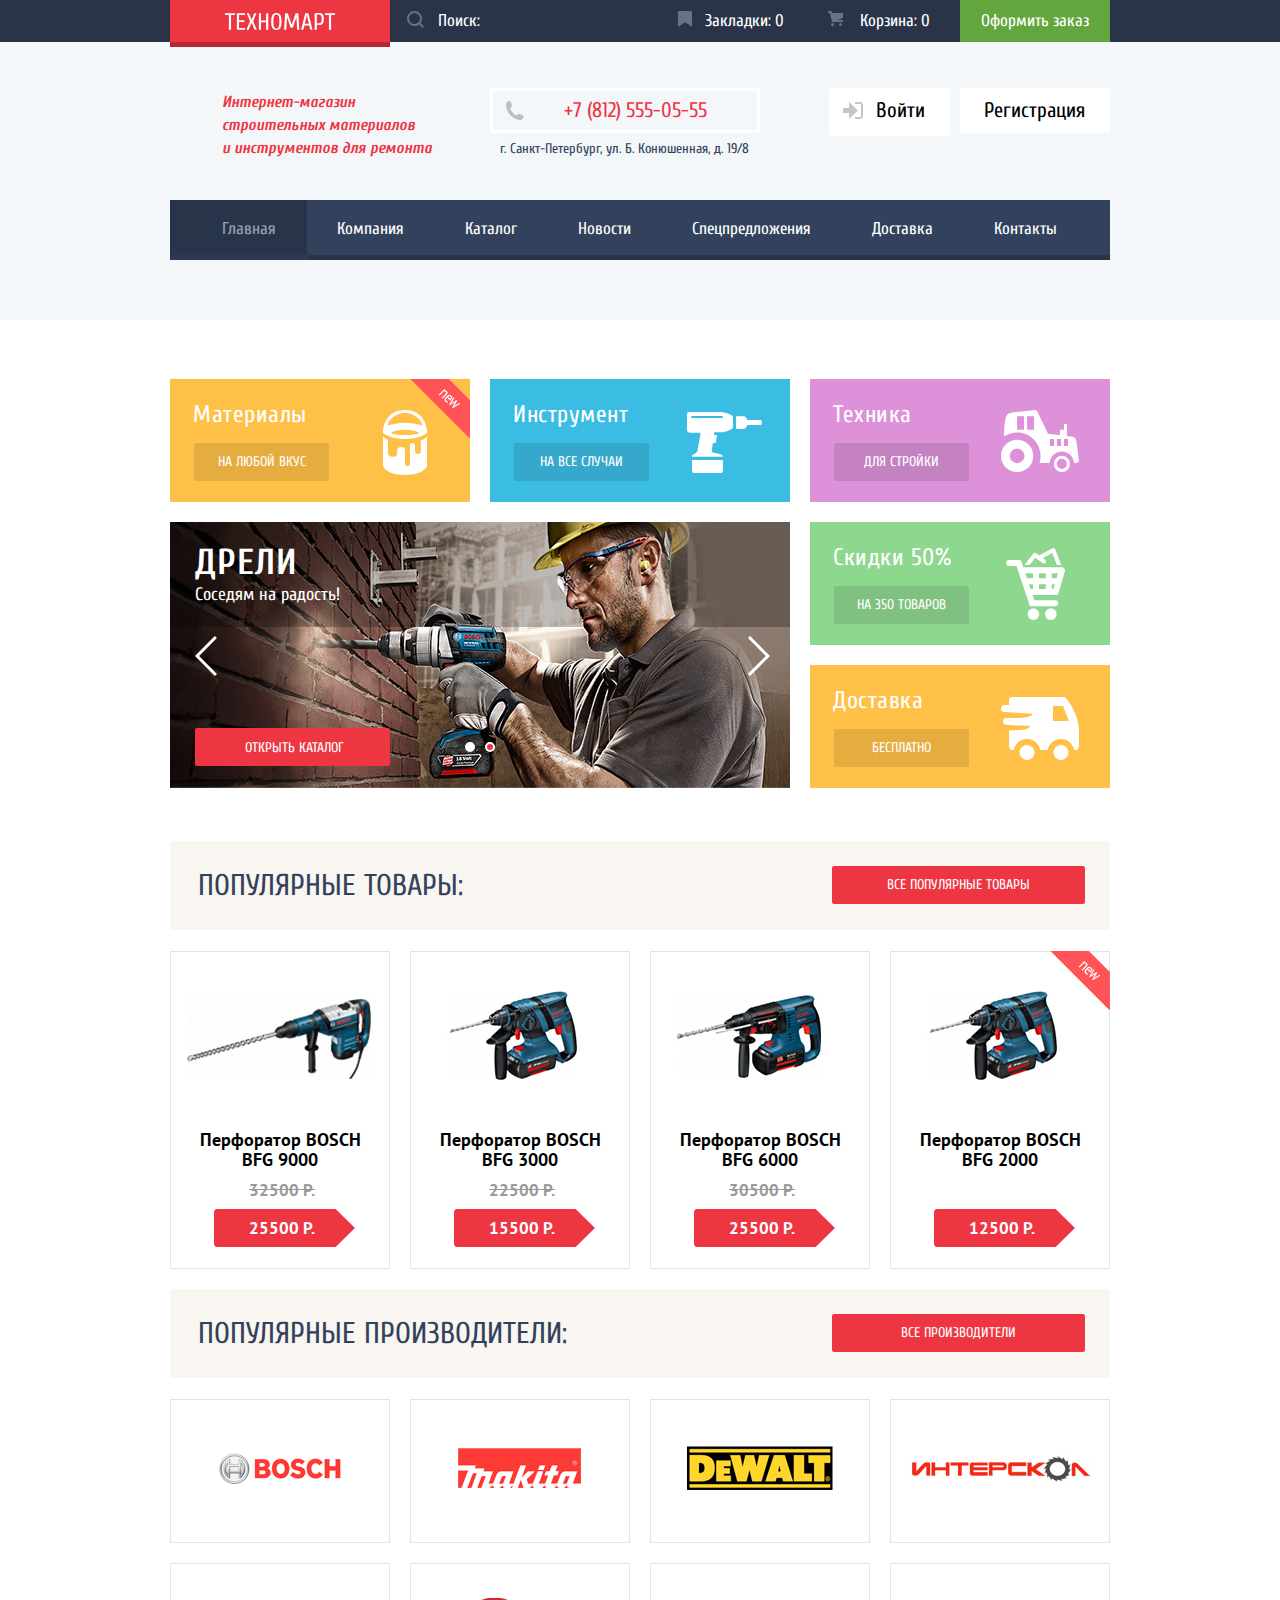
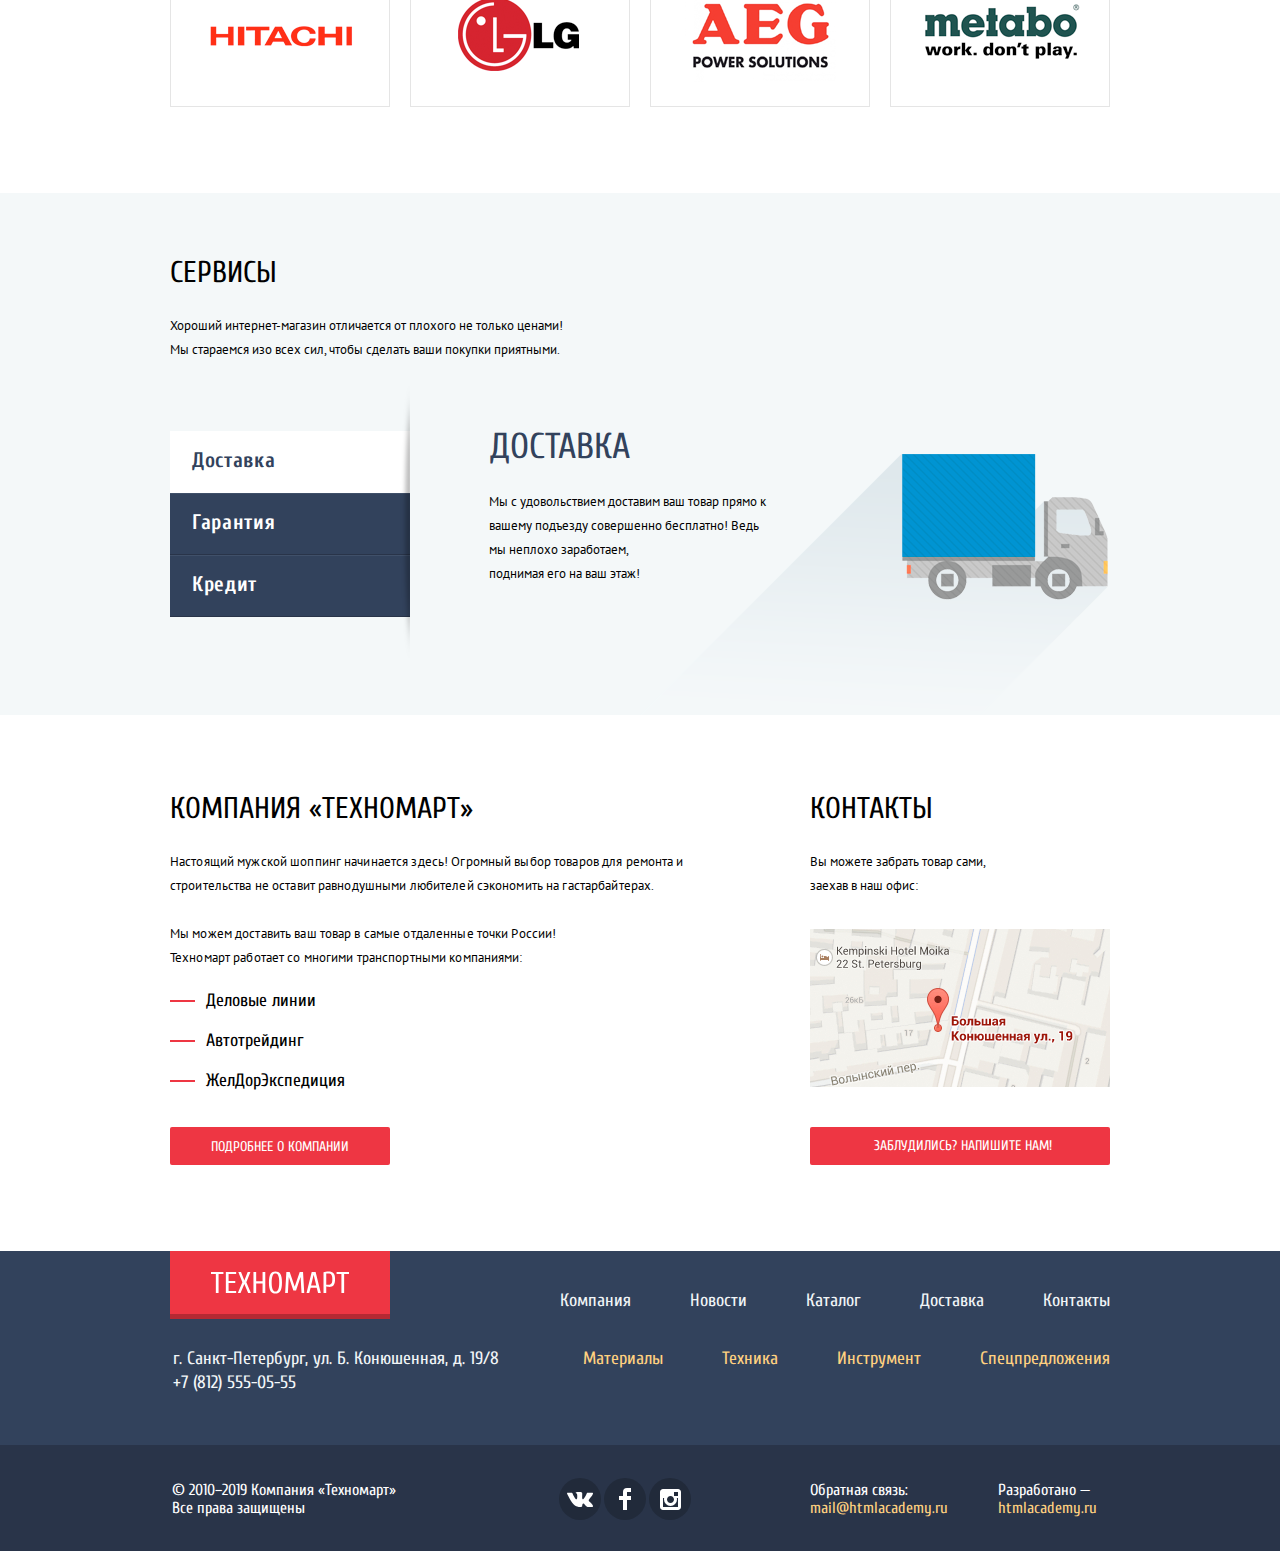
<file: index.html>
<!DOCTYPE html>
<html lang="ru">
<head>
  <meta charset="utf-8">
  <title>HTML Academy: Техномарт</title>
  <link href="https://fonts.googleapis.com/css?family=Cuprum:400,400i%7CPT+Sans:400,700&amp;subset=cyrillic"
        rel="stylesheet">
  <link rel="stylesheet" href="css/normalize.css">
  <link rel="stylesheet" href="css/style.min.css">
</head>
<body>
<header class="header" id="header">
  <div class="header__top">
    <div class="container">
      <a class="header__logo" href="#header">
        <img class="header__logo-img" src="img/logo-technomart.svg" alt="лого техномарт" width="110" height="18">
      </a>
      <form class="form-search" method="get" action="https://echo.htmlacademy.ru">
        <input class="form-search__field" type="search" name="search" id="search-field" placeholder="Поиск:">
        <label class="form-search__label" for="search-field" aria-label="Поиск"></label>
      </form>
      <ul class="widget list">
        <li class="widget__item">
          <a class="widget__link widget__link_bookmark" href="#">
            <span class="widget__info widget__info_bookmark">Закладки: 0</span>
          </a>
        </li>
        <li class="widget__item">
          <a class="widget__link widget__link_cart" href="#">
            <span class="widget__info widget__info_cart">Корзина: 0</span>
          </a>
        </li>
      </ul>
      <a class="btn to-process-order" href="#">Оформить заказ</a>
    </div>
  </div>
  <div class="header__middle">
    <div class="container">
      <h1 class="header__title">
        Интернет-магазин
        строительных материалов
        <span class="nowrap">и инструментов</span> для ремонта
      </h1>
      <address class="header-contacts">
        <a class="header-contacts__link header-contacts__link_phone" href="tel:+78125550555">
          +7 (812) 555-05-55
        </a>
        <p class="header-contacts__address">г. Санкт-Петербург, ул. Б. Конюшенная, д. 19/8</p>
      </address>
      <div class="user-navigation">
        <div class="user-navigation-out user-navigation-active">
          <ul class="list user-navigation-out__list">
            <li class="user-navigation-out__item">
              <a class="btn user-navigation-out__link user-navigation-out__link-login" href="#">Войти</a>
            </li>
            <li class="user-navigation-out__item">
              <a class="btn user-navigation-out__link user-navigation-out__link-registration" href="#">Регистрация</a>
            </li>
          </ul>
        </div>
        <div class="user-navigation-inside ">
          <ul class="list user-navigation-inside__list user-navigation-inside__list_top">
            <li class="user-navigation-inside__item">
              <a class="btn user-navigation-inside__link-name" href="#">Равшан Джамшутович</a>
            </li>
          </ul>
          <ul class="list user-navigation-inside__list user-navigation-inside__list_bottom">
            <li class="user-navigation-inside__item">
              <a class="user-navigation-inside__link" href="#">Мои заказы</a>
            </li>
            <li class="user-navigation-inside__item">
              <a class="user-navigation-inside__link" href="#">Личный кабинет</a>
            </li>
          </ul>
        </div>
      </div>
    </div>
  </div>
  <nav class="main-navigation">
    <div class="container">
      <ul class="main-navigation__list list">
        <li class="main-navigation__item">
          <a class="main-navigation__link main-navigation__link_current" href="#">Главная</a>
        </li>
        <li class="main-navigation__item">
          <a class="main-navigation__link" href="#">Компания</a>
        </li>
        <li class="main-navigation__item">
          <a class="main-navigation__link" href="catalog.html">Каталог</a>
        </li>
        <li class="main-navigation__item">
          <a class="main-navigation__link" href="#">Новости</a>
        </li>
        <li class="main-navigation__item">
          <a class="main-navigation__link" href="#">Спецпредложения</a>
        </li>
        <li class="main-navigation__item">
          <a class="main-navigation__link" href="#">Доставка</a>
        </li>
        <li class="main-navigation__item">
          <a class="main-navigation__link" href="#">Контакты</a>
        </li>
      </ul>
    </div>
  </nav>
</header>
<main class="main">
  <section class="promo">
    <h2 class="visually-hidden">Всё, что мы можем предложить для Вас.</h2>
    <div class="container">
      <div class="promo-wrap">
        <div class="promo-item promo-positioner item-new" data-promo="material">
          <h3 class="promo-item__title">Материалы </h3>
          <a class="btn promo-btn promo-item__link" href="#">на любой вкус</a>
        </div>
        <div class="promo-item promo-positioner" data-promo="tool">
          <h3 class="promo-item__title">Инструмент </h3>
          <a class="btn promo-btn promo-item__link" href="#">на все случаи</a>
        </div>
        <div class="promo-item promo-positioner" data-promo="equipment">
          <h3 class="promo-item__title">Техника </h3>
          <a class="btn promo-btn promo-item__link" href="#">для стройки</a>
        </div>
        <div class="promo-slider container-slider promo-positioner">
          <button class="promo-slider__prev"></button>
          <button class="promo-slider__next"></button>
          <ul class="list promo-slider__carousel">
            <li class="promo-slider__item">
              <h3 class="promo-slider__title">Перфораторы </h3>
              <p class="promo-slider__slogan">Настоящие мужские игрушки</p>
              <a class="btn btn-default promo-slider__link" href="catalog.html">открыть каталог</a>
            </li>
            <li class="promo-slider__item visible">
              <h3 class="promo-slider__title">Дрели </h3>
              <p class="promo-slider__slogan">Соседям на радость!</p>
              <a class="btn btn-default promo-slider__link" href="catalog.html">открыть каталог</a>
            </li>
          </ul>
          <ul class="list promo-slider__dot-list">
            <li class="promo-slider__dot-item">
              <button class="promo-slider__dot-btn"></button>
            </li>
            <li class="promo-slider__dot-item">
              <button class="promo-slider__dot-btn promo-slider__dot-btn_active"></button>
            </li>
          </ul>
        </div>
        <div class="wrap-promo-item-group">
          <div class="promo-item promo-positioner" data-promo="discount">
            <h3 class="promo-item__title">Скидки 50% </h3>
            <a class="btn promo-btn promo-item__link" href="#">на 350 товаров</a>
          </div>
          <div class="promo-item promo-positioner" data-promo="delivery">
            <h3 class="promo-item__title">Доставка </h3>
            <a class="btn promo-btn promo-item__link" href="#">бесплатно</a>
          </div>
        </div>
      </div>
    </div>
  </section>
  <section class="popular">
    <div class="container">
      <div class="popular__header-section">
        <h2 class="popular__h2">популярные товары:</h2>
        <a class="btn btn-default btn-default-popular" href="#">все популярные товары</a>
      </div>
      <ul class="list popular__list popular__list_goods">
        <li class="popular-item goods-card">
          <h3 class="goods-card__title">Перфоратор BOSCH BFG 9000</h3>
          <img class="goods-card__img goods-card__container-top"
               src="img/perforator_9000.jpg"
               alt="Перфоратор BOSCH BFG 9000"
               width="218"
               height="170">
          <ul class="list goods-card__control goods-card__container-top">
            <li class="goods-card__control-item">
              <a class="btn goods-card__link goods-card__link_buy" href="#">купить</a>
            </li>
            <li class="goods-card__control-item">
              <a class="btn goods-card__link goods-card__link_bookmark" href="#">в закладки</a>
            </li>
          </ul>
          <p class="goods-card__price-before">32500 р.</p>
          <p class="goods-card__price-now">25500 р.</p>
        </li>
        <li class="popular-item goods-card">
          <h3 class="goods-card__title">Перфоратор BOSCH BFG 3000</h3>
          <img class="goods-card__img goods-card__container-top"
               src="img/perforator_3000.jpg"
               alt="Перфоратор BOSCH BFG 3000"
               width="218"
               height="170">
          <ul class="list goods-card__control goods-card__container-top">
            <li class="goods-card__control-item">
              <a class="btn goods-card__link goods-card__link_buy" href="#">купить</a>
            </li>
            <li class="goods-card__control-item">
              <a class="btn goods-card__link goods-card__link_bookmark" href="#">в закладки</a>
            </li>
          </ul>
          <p class="goods-card__price-before">22500 р.</p>
          <p class="goods-card__price-now">15500 р.</p>
        </li>
        <li class="popular-item goods-card">
          <h3 class="goods-card__title">Перфоратор BOSCH BFG 6000</h3>
          <img class="goods-card__img goods-card__container-top"
               src="img/perforator_6000.jpg"
               alt="Перфоратор BOSCH BFG 6000"
               width="218"
               height="170">
          <ul class="list goods-card__control goods-card__container-top">
            <li class="goods-card__control-item">
              <a class="btn goods-card__link goods-card__link_buy" href="#">купить</a>
            </li>
            <li class="goods-card__control-item">
              <a class="btn goods-card__link goods-card__link_bookmark" href="#">в закладки</a>
            </li>
          </ul>
          <p class="goods-card__price-before">30500 р.</p>
          <p class="goods-card__price-now">25500 р.</p>
        </li>
        <li class="popular-item goods-card item-new">
          <h3 class="goods-card__title">Перфоратор BOSCH BFG 2000</h3>
          <img class="goods-card__img goods-card__container-top"
               src="img/perforator_2000.jpg"
               alt="Перфоратор BOSCH BFG 2000"
               width="218"
               height="170">
          <ul class="list goods-card__control goods-card__container-top">
            <li class="goods-card__control-item">
              <a class="btn goods-card__link goods-card__link_buy" href="#">купить</a>
            </li>
            <li class="goods-card__control-item">
              <a class="btn goods-card__link goods-card__link_bookmark" href="#">в закладки</a>
            </li>
          </ul>
          <p class="goods-card__price-before goods-card__price-before_false"></p>
          <p class="goods-card__price-now">12500 р.</p>
        </li>
      </ul>
    </div>
  </section>
  <section class="brands">
    <div class="container">
      <div class="popular__header-section">
        <h2 class="popular__h2 brands__h2">популярные производители:</h2>
        <a class="btn btn-default btn-default-popular" href="#">все производители</a>
      </div>
      <ul class="list popular__list popular__list_brands">
        <li class="popular-item brands__card">
          <a class="brands__link" href="#">
            <div class="wrap">
              <img class="brands__img" src="img/bosch.png" alt="Bosch" width="126" height="37">
            </div>
          </a>
        </li>
        <li class="popular-item brands__card">
          <a class="brands__link" href="#">
            <div class="wrap">
              <img class="brands__img" src="img/makita.png" alt="Makita" width="123" height="40">
            </div>
          </a>
        </li>
        <li class="popular-item brands__card">
          <a class="brands__link" href="#">
            <div class="wrap">
              <img class="brands__img" src="img/dewalt.png" alt="DeWALT" width="146" height="44">
            </div>
          </a>
        </li>
        <li class="popular-item brands__card">
          <a class="brands__link" href="#">
            <div class="wrap">
              <img class="brands__img" src="img/interskol.png" alt="Интерскол" width="200" height="88">
            </div>
          </a>
        </li>
        <li class="popular-item brands__card">
          <a class="brands__link" href="#">
            <div class="wrap">
              <img class="brands__img" src="img/hitachi.png" alt="HITACHI" width="169" height="31">
            </div>
          </a>
        </li>
        <li class="popular-item brands__card">
          <a class="brands__link" href="#">
            <div class="wrap">
              <img class="brands__img" src="img/lg.png" alt="LG" width="121" height="73">
            </div>
          </a>
        </li>
        <li class="popular-item brands__card">
          <a class="brands__link" href="#">
            <div class="wrap">
              <img class="brands__img" src="img/aeg.png" alt="AEG" width="151" height="96">
            </div>
          </a>
        </li>
        <li class="popular-item brands__card">
          <a class="brands__link" href="#">
            <div class="wrap">
              <img class="brands__img" src="img/metabo.png" alt="metabo" width="204" height="69">
            </div>
          </a>
        </li>
      </ul>
    </div>
  </section>
  <section class="service">
    <div class="container">
      <div class="service__header">
        <h2 class="service__title">сервисы</h2>
        <p class="service__p">
          Хороший интернет-магазин отличается от плохого не только ценами!
          Мы стараемся изо всех сил, чтобы сделать ваши покупки приятными.
        </p>
      </div>
      <div class="service__container">
        <ul class="list service__list">
          <li class="service__item service__item_active">
            <button class="service__link service__link_active">Доставка</button>
          </li>
          <li class="service__item">
            <button class="service__link">Гарантия</button>
          </li>
          <li class="service__item">
            <button class="service__link">Кредит</button>
          </li>
        </ul>
        <ul class="list service__list_description">
          <li class="service__item2 service__item2_delivery service__item2_active">
            <h3 class="service__h3">доставка</h3>
            <p class="service__p service__p_delivery">
              Мы с удовольствием доставим ваш товар прямо
              к вашему подъезду совершенно бесплатно!
              Ведь мы неплохо заработаем,<br>
              поднимая его на ваш этаж!
            </p>
          </li>
          <li class="service__item2 service__item2_warranty">
            <h3 class="service__h3">гарантия</h3>
            <p class="service__p service__p_warranty">
              Если купленный у нас товар поломается или заискрит,<br>
              а также в случае пожара, спровоцированного его возгаранием,
              вы всегда можете быть уверены в нашей гарантии. Мы обменяем
              сгоревший товар на новый.<br>
              Дом уж восстановите как-нибудь сами.
            </p>
          </li>
          <li class="service__item2 service__item2_credit">
            <h3 class="service__h3">кредит</h3>
            <p class="service__p service__p_credit">
              Залезть в долговую яму стало проще! <br>
              Кредитные консультанты придут вам на помощь.
            </p>
            <a class="btn btn-default service__link-credit" href="#">отправить заявку</a>
          </li>
        </ul>
      </div>
    </div>
  </section>
  <div class="double-section">
    <div class="container">
      <section class="about-us">
        <div class="wrap">
          <h2 class="about-us__title">компания «техномарт»</h2>
          <p class="about-us__p">
            Настоящий мужской шоппинг начинается здесь! Огромный выбор товаров для ремонта и
            строительства не оставит
            равнодушными любителей сэкономить на гастарбайтерах.
          </p>
          <p class="about-us__p about-us__p_last">
            Мы можем доставить ваш товар в самые отдаленные точки России!
            Техномарт работает со многими транспортными компаниями:
          </p>
          <ul class="list about-us__list">
            <li class="about-us__item">Деловые линии</li>
            <li class="about-us__item">Автотрейдинг</li>
            <li class="about-us__item">ЖелДорЭкспедиция</li>
          </ul>
        </div>
        <a class="btn btn-default btn-default-about-us" href="#">подробнее о компании</a>
      </section>
      <section class="contacts">
        <div class="wrap">
          <h2 class="contacts__title">контакты</h2>
          <p class="contacts__p">
            Вы можете забрать товар сами,
            заехав в наш офис:
          </p>
          <a class="contacts__link_map"
             href="https://www.google.com/maps/place/%D0%91%D0%BE%D0%BB%D1%8C%D1%88%D0%B0%D1%8F+%D0%9A%D0%BE%D0%BD%D1%8E%D1%88%D0%B5%D0%BD%D0%BD%D0%B0%D1%8F+%D1%83%D0%BB.,+19,+%D0%A1%D0%B0%D0%BD%D0%BA%D1%82-%D0%9F%D0%B5%D1%82%D0%B5%D1%80%D0%B1%D1%83%D1%80%D0%B3,+%D0%A0%D0%BE%D1%81%D1%81%D0%B8%D1%8F,+191186/@59.9387942,30.3208946,17z/data=!3m1!4b1!4m5!3m4!1s0x4696310fca5ba729:0xea9c53d4493c879f!8m2!3d59.9387942!4d30.3230833"
             target="_blank">
            <img class="contacts__img" src="img/map.jpg" alt="карта с местоположением"
                 width="300" height="158">
          </a>
        </div>
        <a class="btn btn-default about-us__btn" href="#">заблудились? напишите нам!</a>
      </section>
    </div>
  </div>
</main>
<footer class="footer">
  <div class="footer-top">
    <div class="container">
      <div class="footer-top_left">
        <a class="footer__logo-link" href="#header">
          <img class="footer__logo-img" src="img/logo-technomart-footer.svg" alt="лого техномарт" width="138" height="23">
        </a>
        <address class="footer-top__address">
          г. Санкт-Петербург, ул. Б. Конюшенная, д. 19/8
          <a class="footer-top__phone" href="tel:+78125550555"><span class="nowrap">+7 (812) 555-05-55</span></a>
        </address>
      </div>
      <div class="footer-top_right">
        <ul class="list footer-navigation">
          <li class="footer-navigation__item">
            <a class="footer-navigation__link footer-navigation__link_top" href="#">Компания</a>
          </li>
          <li class="footer-navigation__item">
            <a class="footer-navigation__link footer-navigation__link_top" href="#">Новости</a>
          </li>
          <li class="footer-navigation__item">
            <a class="footer-navigation__link footer-navigation__link_top" href="catalog.html">Каталог</a>
          </li>
          <li class="footer-navigation__item">
            <a class="footer-navigation__link footer-navigation__link_top" href="#">Доставка</a>
          </li>
          <li class="footer-navigation__item">
            <a class="footer-navigation__link footer-navigation__link_top" href="#">Контакты</a>
          </li>
        </ul>
        <ul class="list footer-navigation">
          <li class="footer-navigation__item">
            <a class="footer-navigation__link footer-navigation__link_bottom" href="#">Материалы</a>
          </li>
          <li class="footer-navigation__item">
            <a class="footer-navigation__link footer-navigation__link_bottom" href="#">Техника</a>
          </li>
          <li class="footer-navigation__item">
            <a class="footer-navigation__link footer-navigation__link_bottom" href="#">Инструмент</a>
          </li>
          <li class="footer-navigation__item">
            <a class="footer-navigation__link footer-navigation__link_bottom" href="#">Спецпредложения</a>
          </li>
        </ul>
      </div>
    </div>
  </div>
  <div class="footer-bottom">
    <div class="container">
      <p class="footer__copyright">© 2010–2019 Компания «Техномарт» Все права защищены</p>
      <ul class="list social-list">
        <li class="social-list__item">
          <a class="social-list__link" data-social="vk"
             href="https://vk.com/" target="_blank">vk</a>
        </li>
        <li class="social-list__item">
          <a class="social-list__link" data-social="fb"
             href="https://www.facebook.com/" target="_blank">
            fb
          </a>
        </li>
        <li class="social-list__item">
          <a class="social-list__link" data-social="instagram"
             href="https://www.instagram.com/?hl=ru" target="_blank">
            instagram
          </a>
        </li>
      </ul>
      <p class="footer-feedback">Обратная связь:
        <a class="footer-feedback__link"
           href="mailto:mail@htmlacademy.ru">mail@htmlacademy.ru</a>
      </p>
      <p class="footer-developed-by">Разработано —
        <a class="footer-developed-by__link"
           href="https://htmlacademy.ru/intensive/htmlcss" target="_blank">
          htmlacademy.ru
        </a>
      </p>
    </div>
  </div>
</footer>
<section class="modal write-us">
  <h2 class="visually-hidden">написать нам</h2>
  <button class="btn-modal-close write-us__modal-close" aria-label="закрывает окно написать нам"></button>
  <form class="write-us__form" method="post" action="https://echo.htmlacademy.ru">
    <div class="write-us__top">
      <p class="write-us__p">
        <label class="write-us__label" for="name-field">Ваше имя:</label>
        <input class="write-us__field" type="text" name="name" id="name-field" placeholder="Имя Фамилия">
      </p>
      <p class="write-us__p">
        <label class="write-us__label" for="email-field">Ваш e-mail:</label>
        <input class="write-us__field" type="text" name="email" id="email-field" placeholder="email@example.com">
      </p>
      <p class="write-us__p">
        <label class="write-us__label" for="text-email-field">Текст письма:</label>
        <textarea class="write-us__field write-us__field_area"
                  name="text" id="text-email-field" cols="30" rows="10"
                  placeholder="В свободной форме"></textarea>
      </p>
    </div>
    <div class="write-us__bottom">
      <button class="btn btn-default btn-default-write-us" type="submit">отправить</button>
    </div>
  </form>
</section>
<section class="modal modal-map">
  <h2 class="visually-hidden">Как до нас добраться</h2>
  <iframe class="modal-map__frame" src="https://www.google.com/maps/embed?pb=!1m18!1m12!1m3!1d1998.6007238923173!2d30.31441439911702!3d59.93876731016299!2m3!1f0!2f0!3f0!3m2!1i1024!2i768!4f13.1!3m3!1m2!1s0x4696310fca5ba729%3A0xea9c53d4493c879f!2z0JHQvtC70YzRiNCw0Y8g0JrQvtC90Y7RiNC10L3QvdCw0Y8g0YPQuy4sIDE5LCDQodCw0L3QutGCLdCf0LXRgtC10YDQsdGD0YDQsywg0KDQvtGB0YHQuNGPLCAxOTExODY!5e0!3m2!1sru!2sua!4v1550794768461"
          width="940" height="447" allowfullscreen></iframe>
  <button class="btn-modal-close" aria-label="закрывает окно-карту как добраться"></button>
</section>
<section class="modal modal-add-basket">
  <h2 class="modal-add-basket__h2">Товар добавлен в корзину!</h2>
  <div class="controls">
    <a class="btn btn-default modal-add-basket__link-order" href="#">оформить заказ</a>
    <button class="btn modal-add-basket__continue">продолжить покупки</button>
  </div>
  <button class="btn-modal-close" aria-label="закрывает окно добавленого товара в корзину"></button>
</section>
<script src="js/script.min.js"></script>
</body>
</html>
</file>
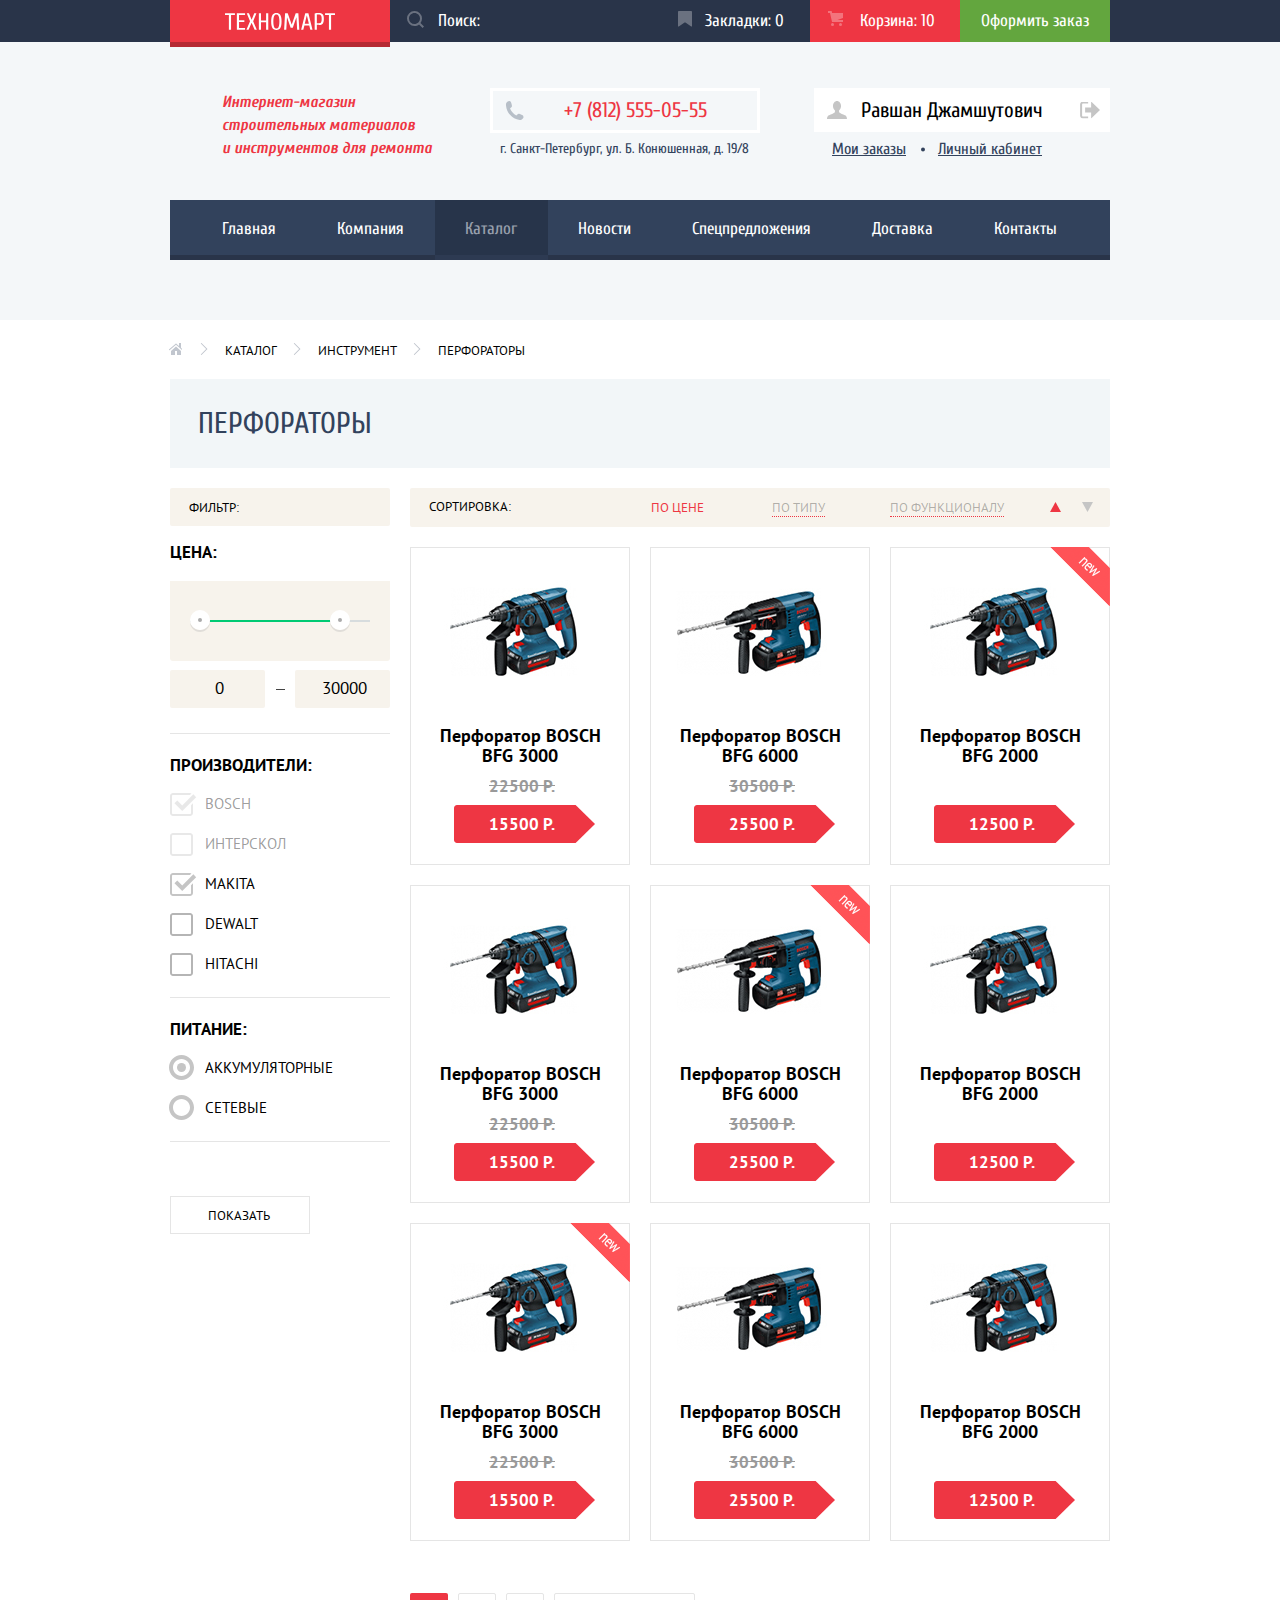
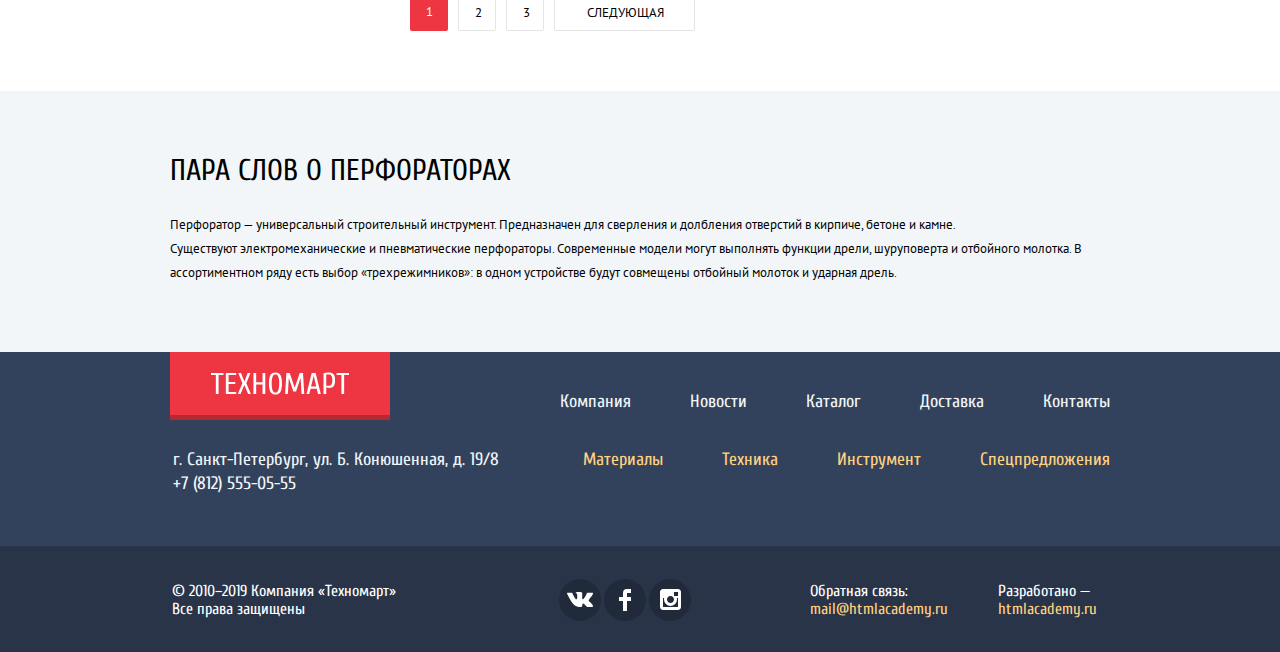
<file: catalog.html>
<!DOCTYPE html>
<html lang="ru">
<head>
  <meta charset="utf-8">
  <title>HTML Academy: Каталог - Техномарт</title>
  <link href="https://fonts.googleapis.com/css?family=Cuprum:400,400i%7CPT+Sans:400,700&amp;subset=cyrillic"
        rel="stylesheet">
  <link rel="stylesheet" href="css/normalize.css">
  <link rel="stylesheet" href="css/style.min.css">
</head>
<body>
<header class="header">
  <div class="header__top">
    <div class="container">
      <a class="header__logo" href="index.html">
        <img class="header__logo-img" src="img/logo-technomart.svg" alt="лого техномарт" width="110" height="18">
      </a>
      <form class="form-search" method="get" action="https://echo.htmlacademy.ru">
        <input class="form-search__field" type="search" name="search" id="search-field"
               placeholder="Поиск:">
        <label class="form-search__label" for="search-field" aria-label="Поиск"></label>
      </form>
      <ul class="widget list">
        <li class="widget__item">
          <a class="widget__link widget__link_bookmark"  href="#">
            <span class="widget__info widget__info_bookmark">Закладки: 0</span>
          </a>
        </li>
        <li class="widget__item">
          <a class="widget__link widget__link_cart widget__link_available" href="#">
            <span class="widget__info widget__info_cart">Корзина: 10</span>
          </a>
        </li>
      </ul>
      <a class="btn to-process-order" href="#">Оформить заказ</a>
    </div>
  </div>
  <div class="header__middle">
    <div class="container">
      <h1 class="header__title">
        Интернет-магазин
        строительных материалов
        <span class="nowrap">и инструментов</span> для ремонта
      </h1>
      <address class="header-contacts">
        <a class="header-contacts__link header-contacts__link_phone" href="tel:+78125550555">
          +7 (812) 555-05-55
        </a>
        <p class="header-contacts__address">г. Санкт-Петербург, ул. Б. Конюшенная, д. 19/8</p>
      </address>
      <div class="user-navigation">
        <div class="user-navigation-out ">
          <ul class="list user-navigation-out__list">
            <li class="user-navigation-out__item">
              <a class="btn user-navigation-out__link user-navigation-out__link-login" href="#">Войти</a>
            </li>
            <li class="user-navigation-out__item">
              <a class="btn user-navigation-out__link user-navigation-out__link-registration" href="#">
                Регистрация
              </a>
            </li>
          </ul>
        </div>
        <div class="user-navigation-inside user-navigation-active">
          <ul class="list user-navigation-inside__list user-navigation-inside__list_top">
            <li class="user-navigation-inside__item">
              <a class="btn user-navigation-inside__link-name" href="#">Равшан Джамшутович</a>
            </li>
            <li class="user-navigation-inside__item">
              <a class="btn user-navigation-inside__link-exit" href="#">выход</a>
            </li>
          </ul>
          <ul class="list user-navigation-inside__list user-navigation-inside__list_bottom">
            <li class="user-navigation-inside__item">
              <a class="user-navigation-inside__link" href="#">Мои заказы</a>
            </li>
            <li class="user-navigation-inside__item">
              <a class="user-navigation-inside__link" href="#">Личный кабинет</a>
            </li>
          </ul>
        </div>
      </div>
    </div>
  </div>
  <nav class="main-navigation">
    <div class="container">
      <ul class="main-navigation__list list">
        <li class="main-navigation__item">
          <a class="main-navigation__link" href="index.html">Главная</a>
        </li>
        <li class="main-navigation__item">
          <a class="main-navigation__link" href="#">Компания</a>
        </li>
        <li class="main-navigation__item">
          <a class="main-navigation__link main-navigation__link_current" href="#">Каталог</a>
        </li>
        <li class="main-navigation__item">
          <a class="main-navigation__link" href="#">Новости</a>
        </li>
        <li class="main-navigation__item">
          <a class="main-navigation__link" href="#">Спецпредложения</a>
        </li>
        <li class="main-navigation__item">
          <a class="main-navigation__link" href="#">Доставка</a>
        </li>
        <li class="main-navigation__item">
          <a class="main-navigation__link" href="#">Контакты</a>
        </li>
      </ul>
    </div>
  </nav>
</header>
<main class="catalog-main">
  <div class="container">
    <ul class="list breadcrumbs">
      <li class="breadcrumbs__item">
        <a class="breadcrumbs__link" href="#">дом</a>
      </li>
      <li class="breadcrumbs__item">
        <a class="breadcrumbs__link" href="#">каталог</a>
      </li>
      <li class="breadcrumbs__item">
        <a class="breadcrumbs__link" href="#">инструмент</a>
      </li>
      <li class="breadcrumbs__item">
        <a class="breadcrumbs__link" href="#"><span class="content">перфораторы</span></a>
      </li>
    </ul>
    <h1 class="page-title">перфораторы</h1>
    <section class="filter-section">
      <h2 class="filter__h2">фильтр:</h2>
      <form class="filter__form" method="get" action="https://echo.htmlacademy.ru">
        <fieldset class="filter__field-set filter__field-set_range">
          <legend class="filter__legend">цена:</legend>
          <div class="filter-range">
            <div class="filter-range__container_slider">
              <div class="range-slider">
                <div class="range-slider__td range-slider__td_left">
                  <div class="range-slider__img-wrap">
                    <img class="range-slider__thumb range-slider__thumb_left" src="img/filter-button.svg"
                         alt="левая кнопка" width="20" height="23">
                  </div>
                </div>
                <div class="range-slider__td range-slider__td_center"></div>
                <div class="range-slider__td range-slider__td_right">
                  <div class="range-slider__img-wrap">
                    <img class="range-slider__thumb range-slider__thumb_right" src="img/filter-button.svg"
                         alt="правая кнопка" width="20" height="23">
                  </div>
                </div>
              </div>
            </div>
            <div class="filter-range__container_value">
              <label class="filter-range__label">от
                <input class="filter-range__value filter-range__value_min" type="text"
                       name="value_min" value="0" data-min_value="0">
              </label>
            </div>
            <div class="filter-range__dash"></div>
            <div class="filter-range__container_value">
              <label class="filter-range__label">до
                <input class="filter-range__value filter-range__value_max" type="text"
                       name="value_max" value="30000" data-max_value="35000">
              </label>
            </div>
          </div>
        </fieldset>
        <fieldset class="filter__field-set">
          <legend class="filter__legend">производители:</legend>
          <ul class="list filter__list">
            <li class="filter__option">
              <label class="filter__label">
                <input class="visually-hidden filter-input filter-input-checkbox" type="checkbox"
                       name="bosch" id="filter-bosh" checked disabled>
                <span class="checkbox-indicator"></span>
                <span class="content">bosch</span>
              </label>
            </li>
            <li class="filter__option">
              <label class="filter__label">
                <input class="visually-hidden filter-input filter-input-checkbox" type="checkbox" name="interskol"
                       id="filter-interskol" disabled>
                <span class="checkbox-indicator"></span>
                <span class="content">интерскол</span>
              </label>
            </li>
            <li class="filter__option">
              <label class="filter__label">
                <input class="visually-hidden filter-input filter-input-checkbox" type="checkbox" name="makita"
                       id="filter-makita" checked>
                <span class="checkbox-indicator"></span>
                <span class="content">makita</span>
              </label>
            </li>
            <li class="filter__option">
              <label class="filter__label">
                <input class="visually-hidden filter-input filter-input-checkbox" type="checkbox" name="dewalt"
                       id="filter-dewalt">
                <span class="checkbox-indicator"></span>
                <span class="content">dewalt</span>
              </label>
            </li>
            <li class="filter__option">
              <label class="filter__label">
                <input class="visually-hidden filter-input filter-input-checkbox" type="checkbox" name="hitachi"
                       id="filter-hitachi">
                <span class="checkbox-indicator"></span>
                <span class="content">hitachi</span>
              </label>
            </li>
          </ul>
        </fieldset>
        <fieldset class="filter__field-set">
          <legend class="filter__legend">питание:</legend>
          <ul class="list filter__list">
            <li class="filter__option">
              <label class="filter__label">
                <input class="visually-hidden filter-input filter-input-radio" type="radio" name="product-group"
                       value="rechargeable" id="filter-rechargeable" checked>
                <span class="radio-indicator"></span>
                <span class="content">аккумуляторные</span>
              </label>
            </li>
            <li class="filter__option">
              <label class="filter__label">
                <input class="visually-hidden filter-input filter-input-radio" type="radio" name="product-group"
                       value="networked" id="filter-networked">
                <span class="radio-indicator"></span>
                <span class="content">сетевые</span>
              </label>
            </li>
          </ul>
        </fieldset>
        <button class="filter__btn-show" type="submit">показать</button>
      </form>
    </section>
    <div class="right-column">
      <section class="filter-items">
        <div class="top-filter">
          <h2 class="top-filter__h2">сортировка:</h2>
          <div class="top-filter__group-parameter">
            <button class="top-filter__btn top-filter__btn_type top-filter__btn_type_current">
              <span class="content">по цене</span>
            </button>
            <button class="top-filter__btn top-filter__btn_type">
              <span class="content">по типу</span>
            </button>
            <button class="top-filter__btn top-filter__btn_type">
              <span class="content">по функционалу</span>
            </button>
          </div>
          <button
            class="top-filter__btn top-filter__btn_direction top-filter__btn_direction_up top-filter__btn_direction_current">
            <svg xmlns="http://www.w3.org/2000/svg" width="11" height="10" viewBox="0 0 11 10">
              <path class="top-filter__btn_color" d="M5.5 0L0 10h11z"></path>
            </svg>
            от я до а
          </button>
          <button class="top-filter__btn top-filter__btn_direction top-filter__btn_direction_down">
            <svg xmlns="http://www.w3.org/2000/svg" width="11" height="10" viewBox="0 0 11 10">
              <path class="top-filter__btn_color" d="M5.5 10L0 0h11"></path>
            </svg>
            от а до я
          </button>
        </div>
      </section>
      <section class="catalog-section">
        <h2 class="visually-hidden">список товаров</h2>
        <ul class="list catalog-list">
          <li class="catalog-item goods-card">
            <h3 class="goods-card__title">Перфоратор BOSCH BFG 3000</h3>
            <img class="goods-card__img goods-card__container-top" src="img/perforator_2000.jpg"
                 alt="Перфоратор BOSCH BFG 3000" width="218" height="170">
            <ul class="list goods-card__control goods-card__container-top">
              <li class="goods-card__control-item">
                <a class="btn goods-card__link goods-card__link_buy" href="#">купить</a>
              </li>
              <li class="goods-card__control-item">
                <a class="btn goods-card__link goods-card__link_bookmark" href="#">в закладки</a>
              </li>
            </ul>
            <p class="goods-card__price-before">22500 р.</p>
            <p class="goods-card__price-now">15500 р.</p>
          </li>
          <li class="catalog-item goods-card">
            <h3 class="goods-card__title">Перфоратор BOSCH BFG 6000</h3>
            <img class="goods-card__img goods-card__container-top" src="img/perforator_6000.jpg"
                 alt="Перфоратор BOSCH BFG 6000" width="218" height="170">
            <ul class="list goods-card__control goods-card__container-top">
              <li class="goods-card__control-item">
                <a class="btn goods-card__link goods-card__link_buy" href="#">купить</a>
              </li>
              <li class="goods-card__control-item">
                <a class="btn goods-card__link goods-card__link_bookmark" href="#">в закладки</a>
              </li>
            </ul>
            <p class="goods-card__price-before">30500 р.</p>
            <p class="goods-card__price-now">25500 р.</p>
          </li>
          <li class="catalog-item item-new goods-card">
            <h3 class="goods-card__title">Перфоратор BOSCH BFG 2000</h3>
            <img class="goods-card__img goods-card__container-top" src="img/perforator_2000.jpg"
                 alt="Перфоратор BOSCH BFG 2000" width="218" height="170">
            <ul class="list goods-card__control goods-card__container-top">
              <li class="goods-card__control-item">
                <a class="btn goods-card__link goods-card__link_buy" href="#">купить</a>
              </li>
              <li class="goods-card__control-item">
                <a class="btn goods-card__link goods-card__link_bookmark" href="#">в закладки</a>
              </li>
            </ul>
            <p class="goods-card__price-before goods-card__price-before_false"></p>
            <p class="goods-card__price-now">12500 р.</p>
          </li>

          <li class="catalog-item goods-card">
            <h3 class="goods-card__title">Перфоратор BOSCH BFG 3000</h3>
            <img class="goods-card__img goods-card__container-top" src="img/perforator_2000.jpg"
                 alt="Перфоратор BOSCH BFG 3000" width="218" height="170">
            <ul class="list goods-card__control goods-card__container-top">
              <li class="goods-card__control-item">
                <a class="btn goods-card__link goods-card__link_buy" href="#">купить</a>
              </li>
              <li class="goods-card__control-item">
                <a class="btn goods-card__link goods-card__link_bookmark" href="#">в закладки</a>
              </li>
            </ul>
            <p class="goods-card__price-before">22500 р.</p>
            <p class="goods-card__price-now">15500 р.</p>
          </li>
          <li class="catalog-item item-new goods-card">
            <h3 class="goods-card__title">Перфоратор BOSCH BFG 6000</h3>
            <img class="goods-card__img goods-card__container-top" src="img/perforator_6000.jpg"
                 alt="Перфоратор BOSCH BFG 6000" width="218" height="170">
            <ul class="list goods-card__control goods-card__container-top">
              <li class="goods-card__control-item">
                <a class="btn goods-card__link goods-card__link_buy" href="#">купить</a>
              </li>
              <li class="goods-card__control-item">
                <a class="btn goods-card__link goods-card__link_bookmark" href="#">в закладки</a>
              </li>
            </ul>
            <p class="goods-card__price-before">30500 р.</p>
            <p class="goods-card__price-now">25500 р.</p>
          </li>
          <li class="catalog-item goods-card">
            <h3 class="goods-card__title">Перфоратор BOSCH BFG 2000</h3>
            <img class="goods-card__img goods-card__container-top" src="img/perforator_2000.jpg"
                 alt="Перфоратор BOSCH BFG 2000" width="218" height="170">
            <ul class="list goods-card__control goods-card__container-top">
              <li class="goods-card__control-item">
                <a class="btn goods-card__link goods-card__link_buy" href="#">купить</a>
              </li>
              <li class="goods-card__control-item">
                <a class="btn goods-card__link goods-card__link_bookmark" href="#">в закладки</a>
              </li>
            </ul>
            <p class="goods-card__price-before goods-card__price-before_false"></p>
            <p class="goods-card__price-now">12500 р.</p>
          </li>

          <li class="catalog-item item-new goods-card">
            <h3 class="goods-card__title">Перфоратор BOSCH BFG 3000</h3>
            <img class="goods-card__img goods-card__container-top" src="img/perforator_2000.jpg"
                 alt="Перфоратор BOSCH BFG 3000" width="218" height="170">
            <ul class="list goods-card__control goods-card__container-top">
              <li class="goods-card__control-item">
                <a class="btn goods-card__link goods-card__link_buy" href="#">купить</a>
              </li>
              <li class="goods-card__control-item">
                <a class="btn goods-card__link goods-card__link_bookmark" href="#">в закладки</a>
              </li>
            </ul>
            <p class="goods-card__price-before">22500 р.</p>
            <p class="goods-card__price-now">15500 р.</p>
          </li>
          <li class="catalog-item goods-card">
            <h3 class="goods-card__title">Перфоратор BOSCH BFG 6000</h3>
            <img class="goods-card__img goods-card__container-top" src="img/perforator_6000.jpg"
                 alt="Перфоратор BOSCH BFG 6000" width="218" height="170">
            <ul class="list goods-card__control goods-card__container-top">
              <li class="goods-card__control-item">
                <a class="btn goods-card__link goods-card__link_buy" href="#">купить</a>
              </li>
              <li class="goods-card__control-item">
                <a class="btn goods-card__link goods-card__link_bookmark" href="#">в закладки</a>
              </li>
            </ul>
            <p class="goods-card__price-before">30500 р.</p>
            <p class="goods-card__price-now">25500 р.</p>
          </li>
          <li class="catalog-item goods-card">
            <h3 class="goods-card__title">Перфоратор BOSCH BFG 2000</h3>
            <img class="goods-card__img goods-card__container-top" src="img/perforator_2000.jpg"
                 alt="Перфоратор BOSCH BFG 2000" width="218" height="170">
            <ul class="list goods-card__control goods-card__container-top">
              <li class="goods-card__control-item">
                <a class="btn goods-card__link goods-card__link_buy" href="#">купить</a>
              </li>
              <li class="goods-card__control-item">
                <a class="btn goods-card__link goods-card__link_bookmark" href="#">в закладки</a>
              </li>
            </ul>
            <p class="goods-card__price-before goods-card__price-before_false"></p>
            <p class="goods-card__price-now">12500 р.</p>
          </li>

        </ul>

        <div class="pagination">
          <ul class="list pagination__list">
            <li class="pagination__item">
              <a class="pagination__link pagination-link-current" href="#">1</a>
            </li>
            <li class="pagination__item">
              <a class="pagination__link" href="#">2</a>
            </li>
            <li class="pagination__item">
              <a class="pagination__link" href="#">3</a>
            </li>
            <li class="pagination__item">
              <a class="pagination__link pagination__link_next" href="#">следующая</a>
            </li>
          </ul>
        </div>
      </section>
    </div>
  </div>
  <section class="description">
    <h3 class="visually-hidden">Описание предмета раздела</h3>
    <div class="container">
      <dl class="description__list">
        <dt class="description__term">пара слов о перфораторах</dt>
        <dd class="description__dd">
          Перфоратор — универсальный строительный инструмент. Предназначен для сверления и долбления
          отверстий в кирпиче, бетоне и камне.<br>
          Существуют электромеханические и пневматические перфораторы. Современные модели могут
          выполнять функции дрели, шуруповерта и отбойного молотка. В ассортиментном ряду есть выбор
          «трехрежимников»: в одном устройстве будут совмещены отбойный молоток и ударная дрель.
        </dd>
      </dl>
    </div>
  </section>
</main>
<footer class="footer">
  <div class="footer-top">
    <div class="container">
      <div class="footer-top_left">
        <a class="footer__logo-link" href="index.html">
          <img class="footer__logo-img" src="img/logo-technomart-footer.svg" alt="лого техномарт" width="138" height="23">
        </a>
        <address class="footer-top__address">
          г. Санкт-Петербург, ул. Б. Конюшенная, д. 19/8
          <a class="footer-top__phone" href="tel:+78125550555"><span class="nowrap">+7 (812) 555-05-55</span></a>
        </address>
      </div>
      <div class="footer-top_right">
        <ul class="list footer-navigation">
          <li class="footer-navigation__item">
            <a class="footer-navigation__link footer-navigation__link_top" href="index.html">Компания</a>
          </li>
          <li class="footer-navigation__item">
            <a class="footer-navigation__link footer-navigation__link_top" href="#">Новости</a>
          </li>
          <li class="footer-navigation__item">
            <a class="footer-navigation__link footer-navigation__link_top" href="#">Каталог</a>
          </li>
          <li class="footer-navigation__item">
            <a class="footer-navigation__link footer-navigation__link_top" href="#">Доставка</a>
          </li>
          <li class="footer-navigation__item">
            <a class="footer-navigation__link footer-navigation__link_top" href="#">Контакты</a>
          </li>
        </ul>
        <ul class="list footer-navigation">
          <li class="footer-navigation__item">
            <a class="footer-navigation__link footer-navigation__link_bottom" href="#">Материалы</a>
          </li>
          <li class="footer-navigation__item">
            <a class="footer-navigation__link footer-navigation__link_bottom" href="#">Техника</a>
          </li>
          <li class="footer-navigation__item">
            <a class="footer-navigation__link footer-navigation__link_bottom" href="#">Инструмент</a>
          </li>
          <li class="footer-navigation__item">
            <a class="footer-navigation__link footer-navigation__link_bottom" href="#">Спецпредложения</a>
          </li>
        </ul>
      </div>
    </div>
  </div>
  <div class="footer-bottom">
    <div class="container">
      <p class="footer__copyright">© 2010–2019 Компания «Техномарт» Все права защищены</p>
      <ul class="list social-list">
        <li class="social-list__item">
          <a class="social-list__link" data-social="vk"
             href="https://vk.com/" target="_blank">vk</a>
        </li>
        <li class="social-list__item">
          <a class="social-list__link" data-social="fb"
             href="https://www.facebook.com/" target="_blank">
            fb
          </a>
        </li>
        <li class="social-list__item">
          <a class="social-list__link" data-social="instagram"
             href="https://www.instagram.com/?hl=ru" target="_blank">
            instagram
          </a>
        </li>
      </ul>
      <p class="footer-feedback">Обратная связь:
        <a class="footer-feedback__link"
           href="mailto:mail@htmlacademy.ru">mail@htmlacademy.ru</a>
      </p>
      <p class="footer-developed-by">Разработано —
        <a class="footer-developed-by__link"
           href="https://htmlacademy.ru/intensive/htmlcss" target="_blank">
          htmlacademy.ru
        </a>
      </p>
    </div>
  </div>
</footer>
<section class="modal modal-add-basket">
  <h2 class="modal-add-basket__h2">Товар добавлен в корзину!</h2>
  <div class="controls">
    <a class="btn btn-default modal-add-basket__link-order" href="#">оформить заказ</a>
    <button class="btn modal-add-basket__continue">продолжить покупки</button>
  </div>
  <button class="btn-modal-close" aria-label="закрывает окно добавленого товара в корзину"></button>
</section>
<script src="js/script.min.js"></script>
</body>
</html>
</file>
<file: css/style.min.css>
@-webkit-keyframes bounce{0%{-webkit-transform:translate(-50%,calc(-50% - 2000px));transform:translate(-50%,calc(-50% - 2000px))}70%{-webkit-transform:translate(-50%,calc(-50% + 30px));transform:translate(-50%,calc(-50% + 30px))}90%{-webkit-transform:translate(-50%,calc(-50% - 10px));transform:translate(-50%,calc(-50% - 10px))}to{-webkit-transform:translate(-50%,calc(-50% + 0));transform:translate(-50%,calc(-50% + 0))}}@keyframes bounce{0%{-webkit-transform:translate(-50%,calc(-50% - 2000px));transform:translate(-50%,calc(-50% - 2000px))}70%{-webkit-transform:translate(-50%,calc(-50% + 30px));transform:translate(-50%,calc(-50% + 30px))}90%{-webkit-transform:translate(-50%,calc(-50% - 10px));transform:translate(-50%,calc(-50% - 10px))}to{-webkit-transform:translate(-50%,calc(-50% + 0));transform:translate(-50%,calc(-50% + 0))}}@-webkit-keyframes shake{0%,to{-webkit-transform:translate(calc(-50% + 0),-50%);transform:translate(calc(-50% + 0),-50%)}10%,30%,50%,70%,90%{-webkit-transform:translate(calc(-50% - 10px),-50%);transform:translate(calc(-50% - 10px),-50%)}20%,40%,60%,80%{-webkit-transform:translate(calc(-50% + 10px),-50%);transform:translate(calc(-50% + 10px),-50%)}}@keyframes shake{0%,to{-webkit-transform:translate(calc(-50% + 0),-50%);transform:translate(calc(-50% + 0),-50%)}10%,30%,50%,70%,90%{-webkit-transform:translate(calc(-50% - 10px),-50%);transform:translate(calc(-50% - 10px),-50%)}20%,40%,60%,80%{-webkit-transform:translate(calc(-50% + 10px),-50%);transform:translate(calc(-50% + 10px),-50%)}}*,::after,::before{-webkit-box-sizing:inherit;box-sizing:inherit}html{-webkit-box-sizing:border-box;box-sizing:border-box}body{margin:0;padding:0;font-family:"PT Sans",Arial,sans-serif;font-size:13px;font-weight:400;line-height:24px;color:#000;background-color:#fff}a{text-decoration:none}img{max-width:100%;height:auto}.visually-hidden:not(:focus):not(:active),input[type=checkbox].visually-hidden,input[type=radio].visually-hidden{position:absolute;width:1px;height:1px;margin:-1px;border:0;padding:0;white-space:nowrap;clip-path:inset(100%);clip:rect(0 0 0 0);overflow:hidden}.btn{border-radius:2px}.list{margin-top:0;margin-bottom:0;padding-left:0;list-style:none}.hidden{display:none}.container{width:940px;margin:0 auto}.nowrap{white-space:nowrap}.header{font-family:"Cuprum",Arial,sans-serif;background:#f4f7f9}.header__top{background-color:#293449}.header__top .container{display:-webkit-box;display:-ms-flexbox;display:flex;min-height:42px}.header__logo{position:absolute;display:block;width:220px;height:47px;background-color:#ee3643;-webkit-box-shadow:inset 0 -5px 0 rgba(0,0,0,.24);box-shadow:inset 0 -5px 0 rgba(0,0,0,.24)}.header__logo:hover{background-color:#ca2c37}.header__logo:active{background-color:#ba2732}.header__logo-img{display:block;margin:13px auto}.form-search{position:relative;display:-webkit-box;display:-ms-flexbox;display:flex;width:270px;margin-left:220px}.form-search__field{display:block;width:100%;padding:1px 1px 1px 48px;-webkit-box-sizing:border-box;box-sizing:border-box;font-size:17px;font-weight:400;line-height:18px;background-color:#293449;border:0}.form-search__field::-webkit-input-placeholder{color:#fff}.form-search__field::-moz-placeholder{color:#fff;opacity:1}.form-search__field:-ms-input-placeholder{color:#fff}.form-search__field:-moz-placeholder{color:#fff;opacity:1}.form-search__field:hover{background-color:#212a3a}.form-search__field:focus{background-color:#fff}.form-search__label{position:absolute;top:7px;left:17px}.form-search__label::before{content:'';display:inline-block;width:17px;height:17px;vertical-align:middle;background:url(../img/icon-search.svg) 0 0 no-repeat;background-size:17px 17px;opacity:.3}.form-search__field:hover~.form-search__label::before{opacity:1}.form-search__field:active~.form-search__label::before{opacity:.5}.form-search__field:focus~.form-search__label::before{background-image:url(../img/icon-search-focus.svg);opacity:1}.widget{margin-left:auto}.widget,.widget__item{display:-webkit-box;display:-ms-flexbox;display:flex}.widget__link{display:block;width:150px;padding:8px}.widget__link:hover{background-color:#212a3a}.widget__link:active{background-color:#161d29}.widget__link_bookmark{padding-left:45px}.widget__link_cart{padding-left:50px}.widget__info{position:relative;font-size:17px;font-weight:400;line-height:18px;vertical-align:middle;color:#fff}.widget__link:active .widget__info{opacity:.6}.widget__info::before{content:'';position:absolute;top:0;display:block;opacity:.3}.widget__link:hover .widget__info::before{opacity:1}.widget__link:active .widget__info::before{opacity:.5}.widget__info_bookmark::before,.widget__info_cart::before{-webkit-transform:translateX(-100%);-ms-transform:translateX(-100%);transform:translateX(-100%)}.widget__info_bookmark::before{background:url(../img/icon-bookmark.svg) no-repeat 0 0;left:-13px;width:14px;height:16px;background-size:14px 16px}.widget__info_cart::before{left:-17px;width:15px;height:15px;background:url(../img/icon-cart.svg) no-repeat 0 0;background-size:15px 15px}.widget__link_available{background-color:#ee3643}.to-process-order{display:block;width:150px;min-height:42px;padding:12px 21px 0;font-size:17px;font-weight:400;line-height:18px;color:#fff;background-color:#63a63e;border-radius:0}.to-process-order:hover{background-color:#5fbb2d}.to-process-order:active{background-color:#518534;opacity:.5}.header__middle .container{display:-webkit-box;display:-ms-flexbox;display:flex;min-height:158px;padding:46px 0 35px}.header__title{width:300px;margin:0 20px 0 0;padding:3px 25px 0 52px;color:#ee3643;font-size:16px;font-style:italic;line-height:23px}.header-contacts{width:270px}.header-contacts__link_phone{position:relative;display:block;width:270px;min-height:45px;padding:9px 10px 5px 71px;font-size:21px;font-style:normal;font-weight:400;line-height:21px;color:#ee3643;border:3px solid #fff}.header-contacts__link_phone::before{content:'';position:absolute;top:10px;left:12px;display:block;width:19px;height:19px;background:url(../img/icon-phone.svg) no-repeat 0 0}.header-contacts__address{margin:0;padding:4px 0 0 10px;font-size:14px;font-style:normal;font-weight:400;line-height:24px;color:#32425c}.user-navigation{margin-left:auto}.user-navigation-inside,.user-navigation-out{display:none}.user-navigation-active{display:block}.user-navigation-out__list{display:-webkit-box;display:-ms-flexbox;display:flex}.user-navigation-out__item{margin-right:10px}.user-navigation-out__item:last-child{margin-right:0}.user-navigation-out__link{display:block;min-height:45px;font-size:21px;font-weight:400;line-height:21px;color:#000;background-color:#fff}.user-navigation-out__link:hover{color:#ee3643}.user-navigation-out__link:active{color:rgba(0,0,0,.3)}.user-navigation-out__link-login{position:relative;width:121px;padding:12px 20px 15px 47px}.user-navigation-out__link-login::before{content:'';position:absolute;top:14px;left:14px;display:block;width:20px;height:17px;background:url(../img/icon-login.svg) no-repeat 0 0}.user-navigation-out__item:hover .user-navigation-out__link-login::before{background-image:url(../img/icon-login-hover.svg)}.user-navigation-out__item:active .user-navigation-out__link-login::before{background-image:url(../img/icon-login.svg)}.user-navigation-out__link-registration{width:150px;padding:12px 25px 12px 24px}.user-navigation-inside__list_top{max-width:300px;background-color:#fff}.user-navigation-inside__list_top,.user-navigation-inside__list_top .user-navigation-inside__item{display:-webkit-box;display:-ms-flexbox;display:flex}.user-navigation-inside__link-name{position:relative;display:block;padding:12px 22px 11px 47px;font-size:21px;font-weight:400;line-height:21px;color:#000}.user-navigation-inside__link-name:active{color:rgba(0,0,0,.3)}.user-navigation-inside__link-exit::after,.user-navigation-inside__link-name::before{content:'';position:absolute;top:50%;display:block;-webkit-transform:translateY(-50%);-ms-transform:translateY(-50%);transform:translateY(-50%)}.user-navigation-inside__link-name::before{left:13px;background:url(../img/icon-user.svg) 0 0 no-repeat;width:20px;height:18px;background-size:20px 18px}.user-navigation-inside__item:hover .user-navigation-inside__link-name::before{background-image:url(../img/icon-user-hover.svg)}.user-navigation-inside__item:active .user-navigation-inside__link-name::before{background-image:url(../img/icon-user.svg)}.user-navigation-inside__link-exit{position:relative;display:block;width:45px;font-size:0}.user-navigation-inside__link-exit::after{right:10px;width:21px;height:17px;background:url(../img/icon-logout.svg) 0 0 no-repeat;background-size:21px 17px}.user-navigation-inside__item:hover .user-navigation-inside__link-exit::after{background-image:url(../img/icon-logout-hover.svg)}.user-navigation-inside__item:active .user-navigation-inside__link-exit::after{background-image:url(../img/icon-logout.svg)}.user-navigation-inside__list_bottom{display:-webkit-box;display:-ms-flexbox;display:flex;padding:6px 0 0}.user-navigation-inside__link{margin:0 0 0 18px;font-size:16px;font-weight:400;line-height:18px;text-decoration:underline;color:#32425c}.user-navigation-inside__link:hover{color:#ee3643}.user-navigation-inside__link:active{color:rgba(50,66,92,.3)}.user-navigation-inside__item:not(:first-child) .user-navigation-inside__link{position:relative;margin:0 0 0 32px}.user-navigation-inside__item:not(:first-child) .user-navigation-inside__link::before{content:'';position:absolute;top:7px;left:-17px;width:4px;height:5px;background:url(../img/dot-marker.svg) 0 0 no-repeat}.main-navigation{padding-bottom:60px}.main-navigation__list{display:-webkit-box;display:-ms-flexbox;display:flex;justify-content:space-around;-ms-flex-wrap:wrap;flex-wrap:wrap;background-color:#32425c}.main-navigation__item{-webkit-box-flex:1;flex-grow:1}.main-navigation__link{display:block;padding:20px 30px 23px 29px;font-size:17px;font-weight:400;line-height:17px;text-align:center;color:#fff;-webkit-box-shadow:inset 0 -5px 0 #293449;box-shadow:inset 0 -5px 0 #293449}.main-navigation__link:hover{background-color:#293449}.main-navigation__link:active,.main-navigation__link_current{background-color:#1d2739;opacity:.5}.main-navigation__item:first-child .main-navigation__link{padding-left:51px}.main-navigation__item:last-child .main-navigation__link{padding-right:52px}.promo>.container{margin-top:59px;margin-bottom:53px}.promo-wrap{display:-webkit-box;display:-ms-flexbox;display:flex;-webkit-box-pack:justify;-ms-flex-pack:justify;justify-content:space-between;-ms-flex-wrap:wrap;flex-wrap:wrap;margin:0 0 -20px -20px}.promo-item{position:relative;display:flex;flex-direction:column;width:300px;min-height:123px;font-family:"Cuprum",Arial,sans-serif}.promo-positioner{margin:0 0 20px 20px}.promo-item[data-promo=material]{background-color:#ffc047}.promo-item[data-promo=tool]{background-color:#3bbce3}.promo-item[data-promo=equipment]{background-color:#dc91d8}.promo-item[data-promo=discount]{background-color:#8ed78f}.promo-item[data-promo=delivery]{background-color:#ffc047}.item-new::before,.promo-item::after{content:'';position:absolute;display:block}.item-new::before{top:-1px;right:-1px;width:60px;height:59px;background:url(../img/new-flag.png) 0 0 no-repeat;background-size:60px 59px}.promo-item.item-new::before{top:0;right:0}.promo-item::after{background:0 0 no-repeat}.promo-item[data-promo=material]::after{top:31px;right:43px;width:44px;height:65px;background-image:url(../img/icon-1.svg);background-size:44px 65px}.promo-item[data-promo=tool]::after{top:33px;right:28px;width:75px;height:61px;background-image:url(../img/icon-2.svg);background-size:75px 61px}.promo-item[data-promo=equipment]::after{top:31px;right:31px;width:78px;height:62px;background-image:url(../img/icon-3.svg);background-size:78px 62px}.promo-item[data-promo=discount]::after{top:26px;right:45px;width:59px;height:72px;background-image:url(../img/icon-4.svg);background-size:59px 72px}.promo-item[data-promo=delivery]::after{top:32px;right:31px;width:78px;height:63px;background-image:url(../img/icon-5.svg);background-size:78px 63px}.promo-item__title{width:190px;margin:0;padding-top:21px;padding-left:23px;font-size:24px;font-weight:400;line-height:30px;letter-spacing:.5px;color:#fff}.wrap-promo-item-group .promo-item__title{white-space:nowrap;-o-text-overflow:ellipsis;text-overflow:ellipsis;overflow:hidden}.promo-item__link{display:block;margin:13px 0 20px 24px;width:135px;height:38px;font-family:"Cuprum",Arial,sans-serif;font-size:14px;font-weight:400;line-height:38px;text-transform:uppercase;text-align:center;vertical-align:middle;color:#fff;background-color:rgba(0,0,0,.1)}.promo-item__link:hover{background-color:rgba(0,0,0,.2)}.promo-item__link:active{background-color:rgba(0,0,0,.3)}.wrap-promo-item-group{display:-webkit-box;display:-ms-flexbox;display:flex;-webkit-box-orient:vertical;-webkit-box-direction:normal;-ms-flex-direction:column;flex-direction:column;-webkit-box-pack:justify;-ms-flex-pack:justify;justify-content:space-between}.promo-slider{position:relative;width:620px}.promo-slider__next,.promo-slider__prev{position:absolute;top:114px;display:block;width:22px;height:40px;border:0;z-index:10}.promo-slider__next:hover,.promo-slider__prev:hover{cursor:pointer}.promo-slider__prev{left:25px;background:url(../img/icon-left.svg) 0 0 no-repeat}.promo-slider__next{right:20px;background:url(../img/icon-right.svg) 0 0 no-repeat}.promo-slider__item{display:none;position:relative;-webkit-box-orient:vertical;-webkit-box-direction:normal;-ms-flex-direction:column;flex-direction:column;width:100%;height:266px;padding:22px 25px;background:#795548 0 0 no-repeat}.promo-slider__item.visible{display:-webkit-box;display:-ms-flexbox;display:flex}.promo-slider__item:nth-child(1){background-image:url(../img/slider_1.jpg)}.promo-slider__item:nth-child(2){background-image:url(../img/slider_2.jpg)}.promo-slider__slogan,.promo-slider__title{font-family:"Cuprum",Arial,sans-serif;color:#fff}.promo-slider__title{text-transform:uppercase;letter-spacing:1px;margin:1px 0 2px;font-size:36px;font-weight:700;line-height:36px}.promo-slider__slogan{margin:0 0 20px;font-size:18px;font-weight:400;line-height:24px}.promo-slider__link{width:195px;margin-top:auto;padding:11px 15px 9px 19px;text-align:center}.promo-slider__dot-list{position:absolute;left:50%;top:220px;display:-webkit-box;display:-ms-flexbox;display:flex;overflow:hidden;-webkit-transform:translateX(-50%);-ms-transform:translateX(-50%);transform:translateX(-50%)}.promo-slider__dot-item:not(:first-child){margin-left:10px}.promo-slider__dot-btn{display:block;width:10px;height:10px;padding:0;background-color:#fff;border:2px solid #fff;border-radius:50%}.promo-slider__dot-btn_active{background-color:#ee3643}.popular__header-section{display:-webkit-box;display:-ms-flexbox;display:flex;-webkit-box-pack:justify;-ms-flex-pack:justify;justify-content:space-between;-webkit-box-align:start;-ms-flex-align:start;align-items:flex-start;min-height:89px;margin-bottom:21px;background-color:#f9f5f0}.btn-default,.popular__h2{font-family:"Cuprum",Arial,sans-serif;font-weight:400;text-transform:uppercase}.popular__h2{max-width:550px;margin:30px 25px 20px 28px;font-size:30px;line-height:30px;color:#32425c}.btn-default{display:block;min-height:38px;font-size:14px;line-height:18px;color:#fff;background-color:#ee3643}.btn-default:hover{background-color:#ca2c37}.btn-default:active{background-color:#ba2732}.btn-default-popular{width:253px;margin:25px 25px 20px;padding-top:10px;padding-bottom:10px;text-align:center}.popular__list{display:-webkit-box;display:-ms-flexbox;display:flex;-ms-flex-wrap:wrap;flex-wrap:wrap;margin:0 0 0 -20px}.popular-item{margin:0 0 20px 20px}.goods-card{position:relative;display:-webkit-box;display:-ms-flexbox;display:flex;-webkit-box-orient:vertical;-webkit-box-direction:normal;-ms-flex-direction:column;flex-direction:column;-webkit-box-align:center;-ms-flex-align:center;align-items:center;width:220px;min-height:318px;border:1px solid #e5e5e5}.goods-card:hover{-webkit-box-shadow:0 10px 25px rgba(41,52,73,.5);box-shadow:0 10px 25px rgba(41,52,73,.5);border-color:transparent}.goods-card__title{-webkit-box-ordinal-group:4;-ms-flex-order:3;order:3;max-width:100%;margin:auto 0 11px;padding:0 14px;font-size:18px;font-weight:700;line-height:20px;text-align:center}.goods-card__container-top{flex-basis:170px}.goods-card__img{-webkit-box-ordinal-group:2;-ms-flex-order:1;order:1}.goods-card:hover .goods-card__img{display:none}.goods-card__control{display:none;-webkit-box-ordinal-group:3;-ms-flex-order:2;order:2}.goods-card:hover .goods-card__control{display:-webkit-box;display:-ms-flexbox;display:flex;-webkit-box-orient:vertical;-webkit-box-direction:normal;-ms-flex-direction:column;flex-direction:column;-webkit-box-ordinal-group:3;-ms-flex-order:2;order:2}.goods-card__control-item{margin:43px 0 0;padding:0}.goods-card__control-item:not(:first-child){margin:8px 0 0}.goods-card__link{position:relative;display:block;width:135px;min-height:38px;padding:11px 0 10px 4px;font-family:"Cuprum",Arial,sans-serif;font-size:14px;font-weight:400;line-height:18px;text-align:center;text-transform:uppercase;border-radius:2px}.goods-card__link_buy{color:#fff;background-color:#63a63e;-webkit-box-shadow:inset 0 -3px 0 #367315;box-shadow:inset 0 -3px 0 #367315;border-width:0}.goods-card__link_buy:hover{background-color:#5fbb2d}.goods-card__link_buy:active{background-color:#518534;-webkit-box-shadow:none;box-shadow:none}.goods-card__link_buy::before{content:'';position:absolute;left:14px;width:15px;height:15px;background:url(../img/icon-cart.svg) 0 0 no-repeat;opacity:.3}.goods-card__link_bookmark{padding:7px 0 6px 4px;color:#32425c;background-color:#fff;border:3px solid #63a63e}.goods-card__link_bookmark:hover{border-color:#32425c}.goods-card__link_bookmark:active{opacity:.3}.goods-card__price-before,.goods-card__price-now{font-size:17px;font-weight:700;line-height:18px;text-transform:uppercase}.goods-card__price-before{text-decoration:line-through;-webkit-box-ordinal-group:5;-ms-flex-order:4;order:4;margin:0 0 10px 4px;color:#999}.goods-card__price-before_false::after{content:'скидок нет';pointer-events:none;opacity:0}.goods-card__price-now{position:relative;-webkit-box-ordinal-group:6;-ms-flex-order:5;order:5;width:141px;height:38px;margin:0 0 21px 8px;padding-top:10px;padding-left:35px;color:#fff;background:url(../img/red-button.svg) 0 0 no-repeat}.brands{padding-bottom:66px}.brands__card{position:relative;width:220px;border:1px solid #e5e5e5}.brands__card:active,.brands__card:hover{-webkit-box-shadow:0 10px 25px rgba(41,52,73,.5);box-shadow:0 10px 25px rgba(41,52,73,.5);border-color:transparent}.brands__card:active{-webkit-box-shadow:0 4px 10px rgba(41,52,73,.5);box-shadow:0 4px 10px rgba(41,52,73,.5);opacity:.3}.brands__link{width:100%;height:142px}.brands__img,.brands__link{display:-webkit-box;display:-ms-flexbox;display:flex}.brands__img[alt=Bosch]{margin:51px auto auto 46px}.brands__img[alt=Makita]{margin:48px auto auto 47px}.brands__img[alt=DeWALT]{margin:46px auto auto 36px}.brands__img[alt=Интерскол]{margin:19px auto auto 8px}.brands__img[alt=HITACHI]{margin:57px auto auto 27px}.brands__img[alt=LG]{margin:34px auto auto 47px}.brands__img[alt=AEG]{margin:22px auto auto 34px}.brands__img[alt=metabo]{margin:33px auto auto 9px}.service{min-height:522px;padding:65px 0 0;background-color:#f4f8f9}.service__header{width:400px}.service__container{display:-webkit-box;display:-ms-flexbox;display:flex}.service__list{position:relative;width:240px}.service__list::before{content:'';position:absolute;left:230px;top:-45px;display:block;width:10px;height:279px;background:url(../img/shadow.png) 0 0 no-repeat}.service__title{margin:0 0 26px;font-family:"Cuprum",Arial,sans-serif;font-size:30px;font-weight:400;line-height:30px;text-transform:uppercase}.service__p{margin:0 0 69px;font-size:13px;font-weight:400}.service__item2 .service__p{position:relative;z-index:10;margin-bottom:26px}.service__p_delivery{margin:0;width:278px}.service__p_warranty{width:379px}.service__p_credit{width:280px}.service__item{margin-bottom:1px}.service__link{display:block;width:240px;min-height:61px;padding:7px 20px 10px 22px;font-family:"Cuprum",Arial,sans-serif;font-size:21px;font-weight:700;line-height:30px;letter-spacing:.7px;text-align:left;color:#fff;background-color:#32425c;-webkit-box-shadow:0 1px 0 #293449 ,inset 0 1px 0 #405069;box-shadow:0 1px 0 #293449 ,inset 0 1px 0 #405069;border:0}.service__item:not(.service__item_active):hover .service__link{background-color:#293449}.service__item_active>.service__link{color:#32425c;background-color:#fff;-webkit-box-shadow:0 1px 0 #fff ,inset 0 1px 0 #fff;box-shadow:0 1px 0 #fff ,inset 0 1px 0 #fff}.service__list_description{-webkit-box-flex:1;flex-grow:1;margin-left:79px}.service__item2{position:relative;display:none}.service__item2_delivery::after{content:'';position:absolute;right:2px;top:23px;display:block;width:468px;height:261px;background:url(../img/delivery-service.png) 0 0 no-repeat}.service__item2_warranty::after{content:'';position:absolute;right:-8px;top:1px;display:block;width:389px;height:283px;background:url(../img/guarantee-service.png) 0 0 no-repeat}.service__item2_credit::after{content:'';position:absolute;right:-10px;top:-1px;display:block;width:465px;height:285px;background:url(../img/credit-service.png) 0 0 no-repeat}.service__item2_active{display:-webkit-box;display:-ms-flexbox;display:flex;flex-direction:column}.service__h3,.service__link-credit{font-family:"Cuprum",Arial,sans-serif;font-weight:400;text-transform:uppercase}.service__h3{margin:-2px 0 25px 1px;font-size:36px;line-height:36px;color:#32425c}.service__link-credit{width:195px;min-height:38px;margin-bottom:40px;padding:11px 20px 7px 45px;font-size:14px;line-height:18px;color:#fff}.service__item:nth-child(2) .service__img{right:-8px}.service__item:nth-child(3) .service__img{right:-10px}.double-section{padding:79px 0 86px}.about-us,.contacts,.double-section>.container{display:-webkit-box;display:-ms-flexbox;display:flex;-webkit-box-pack:justify;-ms-flex-pack:justify;justify-content:space-between}.about-us,.contacts{-webkit-box-orient:vertical;-webkit-box-direction:normal;-ms-flex-direction:column;flex-direction:column}.about-us{width:540px}.about-us__title{margin:0 0 26px;font-family:"Cuprum",Arial,sans-serif;font-size:30px;font-weight:400;line-height:30px;text-transform:uppercase}.about-us__p{margin:0 0 24px;font-size:13px;font-weight:400;line-height:24px;letter-spacing:.12px}.about-us__p_last{width:410px}.about-us__item{position:relative;margin-bottom:20px;padding-left:36px;font-family:"Cuprum",Arial,sans-serif;font-size:18px;font-weight:400;line-height:20px}.about-us__list{margin:-3px 0 36px}.about-us__item::before{content:'';position:absolute;top:9px;left:0;display:block;width:25px;height:2px;background-color:#ee3643}.btn-default-about-us{align-self:flex-start;min-width:220px;max-width:540px;padding:11px 35px 9px;text-align:center}.contacts{width:300px}.contacts__title{margin:0 0 26px;font-family:"Cuprum",Arial,sans-serif;font-size:30px;font-weight:400;line-height:30px;text-transform:uppercase}.contacts__p{width:200px;margin:0 0 31px;font-size:13px;font-weight:400;line-height:24px}.about-us__btn{display:inline-block;width:300px;padding:10px 20px 10px 26px;text-align:center;vertical-align:middle}.breadcrumbs,.catalog-main .container{display:-webkit-box;display:-ms-flexbox;display:flex}.catalog-main .container{-ms-flex-wrap:wrap;flex-wrap:wrap}.breadcrumbs{position:relative;width:100%;padding:19px 0 16px}.breadcrumbs__item{position:relative;margin:0}.breadcrumbs__item:first-child{margin:0;padding:0 15px 0 0}.breadcrumbs__item:not(:first-child){padding:0 13px 0 28px}.breadcrumbs__item:not(:first-child)::before{content:'';position:absolute;left:3px;top:4px;display:block;width:8px;height:12px;background:url(../img/icon-right-small.svg) 0 0 no-repeat}.breadcrumbs__link{font-size:13px;font-weight:400;line-height:18px;text-transform:uppercase;color:#000}.breadcrumbs__item:first-child .breadcrumbs__link{display:block;width:14px;height:12px;margin:4px 0 0 -2px;font-size:0;vertical-align:middle;background:url(../img/icon-home.svg) 0 0 no-repeat}.page-title{width:100%;margin:0;padding:30px 28px 29px;font-family:"Cuprum",Arial,sans-serif;font-size:30px;font-weight:400;line-height:30px;text-transform:uppercase;color:#32425c;background-color:#f2f6f8}.filter-section{width:220px}.filter__h2{height:38px;padding:11px 0 0 19px;margin:20px 0;font-size:13px;font-weight:400;line-height:18px;text-transform:uppercase;background-color:#f7f3ec;border-radius:2px}.filter__field-set{margin:0;padding:0;border:0;border-bottom:1px solid #e5e5e5}.filter__field-set:first-child{min-height:188px}.filter__field-set:last-child{border:0}.filter__legend{padding:16px 0 1px;font-size:17px;font-weight:700;line-height:30px;text-transform:uppercase;border:0}.filter__field-set:first-child .filter__legend{margin:0 0 22px;padding:0;line-height:13px}.filter-range,.filter__field-set_range{position:relative}.filter-range{display:-webkit-box;display:-ms-flexbox;display:flex;-webkit-box-pack:justify;-ms-flex-pack:justify;justify-content:space-between;-ms-flex-wrap:wrap;flex-wrap:wrap;min-width:90px}.filter-range__container_slider{width:100%;height:80px;margin:0 0 9px;padding:39px 20px 0;background-color:#f7f3ec;border-bottom-left-radius:3px;border-bottom-right-radius:3px}.filter-range__container_value{display:-webkit-box;display:-ms-flexbox;display:flex;width:95px;height:38px;background-color:#f7f3ec;border-radius:2px}.filter-range__label{display:-webkit-box;display:-ms-flexbox;display:flex;font-size:0}.filter-range__value{width:100%;height:100%;margin:auto;padding:0 0 2px 3px;font-size:17px;font-weight:400;line-height:18px;text-align:center;background:0 0;border:0}.filter-range__dash{-ms-grid-row-align:center;align-self:center;width:9px;height:1px;background-color:#444}.range-slider{display:-webkit-box;display:-ms-flexbox;display:flex;width:100%;height:2px;border-collapse:collapse}.range-slider__td{position:relative;padding:0}.range-slider__td:nth-child(2n){-webkit-box-flex:1;flex-grow:1;background-color:#00ca74}.range-slider__td:nth-child(2n+1){background-color:#d7dcde}.range-slider__td_left{width:20%}.range-slider__td_right{width:30%}.range-slider__img-wrap{position:relative}.range-slider__td_left .range-slider__img-wrap{width:100%;text-align:right}.range-slider__thumb{position:absolute;top:-10px;text-align:right}.range-slider__thumb_left{right:0}.filter__list{margin:13px 0 0;padding:0 0 3px}.filter__option{display:-webkit-box;display:-ms-flexbox;display:flex;position:relative;margin:0 0 20px;padding:0}.filter__label{position:relative;padding:0 0 0 35px;font-size:15px;font-weight:400;line-height:20px;text-transform:uppercase}.checkbox-indicator::before{content:'';position:absolute;left:0;top:-1px;display:block;height:23px;width:23px;background:url(../img/checkbox-off.svg) 0 0 no-repeat}.filter__label:hover .checkbox-indicator::before{width:23px;background:url(../img/checkbox-off-hover.svg) 0 0 no-repeat}.filter-input-checkbox:disabled+.checkbox-indicator::before{width:23px;background:url(../img/checkbox-off.svg) 0 0 no-repeat;opacity:.3}.filter-input-checkbox:checked+.checkbox-indicator::before{width:27px;background:url(../img/checkbox-on.svg) 0 0 no-repeat}.filter-input-checkbox:focus+.checkbox-indicator::before{outline:-webkit-focus-ring-color auto 5px}.filter__label:hover .filter-input-checkbox:checked+.checkbox-indicator::before{width:27px;background:url(../img/checkbox-on-hover.svg) 0 0 no-repeat}.filter-input-checkbox:checked:disabled+.checkbox-indicator::before{width:27px;background:url(../img/checkbox-on-hover.svg) 0 0 no-repeat;opacity:.3}.radio-indicator::before{content:'';position:absolute;left:-1px;top:-3px;display:block;height:25px;width:25px;background:url(../img/radio-off.svg) 0 0 no-repeat}.filter__label:hover .radio-indicator::before{background:url(../img/radio-off-hover.svg) 0 0 no-repeat}.filter-input-radio:disabled+.radio-indicator::before{background:url(../img/radio-off-hover.svg) 0 0 no-repeat;opacity:.3}.filter-input-radio:checked+.radio-indicator::before{background:url(../img/radio-on.svg) 0 0 no-repeat}.filter-input-radio:focus+.radio-indicator::before{outline:-webkit-focus-ring-color auto 5px}.filter__label:hover .filter-input-radio:checked+.radio-indicator::before{background:url(../img/radio-on-hover.svg) 0 0 no-repeat}.filter-input-radio:checked:disabled+.radio-indicator::before{background:url(../img/radio-on-hover.svg) 0 0 no-repeat;opacity:.3}.filter-input-checkbox:checked:disabled~.content,.filter-input-checkbox:disabled~.content,.filter-input-radio:checked:disabled~.content,.filter-input-radio:disabled~.content{color:rgba(0,0,0,.4)}.filter__btn-show{width:140px;height:38px;margin:54px 0 0;padding:1px 2px 0 0;line-height:18px;text-transform:uppercase;background:0 0;border:1px solid #e5e5e5}.filter__btn-show:hover{border-color:#bdc6ca}.filter__btn-show:active{border-color:#ee3643}.right-column{width:700px;margin:0 0 0 auto}.top-filter{display:-webkit-box;display:-ms-flexbox;display:flex;min-height:38px;margin:20px 0;padding:10px 0;background-color:#f7f3ec;border-radius:2px}.top-filter__h2{margin:0 100px 0 19px;font-size:13px;font-weight:400;line-height:18px;text-transform:uppercase}.top-filter__group-parameter{display:-webkit-box;display:-ms-flexbox;display:flex;-ms-flex-wrap:wrap;flex-wrap:wrap;justify-content:space-around;-webkit-box-flex:1;flex-grow:1}.top-filter__btn{padding-top:3px;background:0 0;border:0;text-transform:uppercase}.top-filter__btn_type{margin:0 30px}.top-filter__btn_type:nth-of-type(2){margin:0 25px 0 19px}.top-filter__btn_type:nth-of-type(3){margin:0 30px 0 20px}.top-filter__btn_type .content{color:rgba(0,0,0,.3);border-bottom:1px dotted #ee3643}.top-filter__btn_type:hover .content{color:#000;border-bottom:1px solid #ee3643}.top-filter__btn_type:active .content,.top-filter__btn_type_current .content{color:#ee3643;border-bottom:none}.top-filter__btn_direction{margin-top:1px;font-size:0;align-self:flex-start}.top-filter__btn_direction_up{margin-right:9px}.top-filter__btn_direction_down{margin-right:11px}.top-filter__btn_direction .top-filter__btn_color{fill:#c5c5c5}.top-filter__btn_direction:hover .top-filter__btn_color{fill:#231f20}.top-filter__btn_direction:active .top-filter__btn_color,.top-filter__btn_direction_current .top-filter__btn_color{fill:#ee3643}.catalog-list{display:-webkit-box;display:-ms-flexbox;display:flex;-ms-flex-wrap:wrap;flex-wrap:wrap;margin:0 0 0 -20px}.catalog-item{margin:0 0 20px 20px}.pagination{margin:32px 0 60px}.pagination,.pagination__item,.pagination__list{display:-webkit-box;display:-ms-flexbox;display:flex}.pagination__item:not(:last-child){margin:0 10px 0 0}.pagination__link{display:block;min-width:38px;height:38px;padding:7px 12px 6px 16px;color:#000;background-color:#fff;border:1px solid #e5e5e5;border-radius:2px}.pagination__link:not(.pagination-link-current):hover{border-color:#bdc6ca}.pagination__link:not(.pagination-link-current):active{border-color:#ee3643}.pagination-link-current{color:#fff;background-color:#ee3643;border:0}.pagination__link_next{min-width:140px;padding:7px 30px 6px 32px;text-transform:uppercase}.description{padding:52px 0 54px;background-color:#f2f6f8}.description__term{margin:0 0 27px;font-family:"Cuprum",Arial,sans-serif;font-size:30px;font-weight:400;line-height:30px;text-transform:uppercase}.description__dd{margin:0}.footer{font-family:"Cuprum",Arial,sans-serif}.footer-top{background-color:#32425c}.footer-top .container{display:-webkit-box;display:-ms-flexbox;display:flex;-webkit-box-pack:justify;-ms-flex-pack:justify;justify-content:space-between;padding:0 0 50px}.footer__logo-link{display:block;width:220px;height:68px;background-color:#ee3643;-webkit-box-shadow:inset 0 -5px 0 rgba(0,0,0,.24);box-shadow:inset 0 -5px 0 rgba(0,0,0,.24);overflow:hidden}.footer__logo-link:hover{background-color:#ca2c37}.footer__logo-link:active{background-color:#ba2732}.footer__logo-img{display:block;margin:20px auto}.footer-top__address{width:340px;margin:28px 0 0 3px;font-size:18px;font-weight:400;line-height:24px;font-style:normal;color:#f1f5f7}.footer-top__phone{color:#f3f7f9}.footer-navigation{display:-webkit-box;display:-ms-flexbox;display:flex;-webkit-box-pack:end;-ms-flex-pack:end;justify-content:flex-end;-ms-flex-wrap:wrap;flex-wrap:wrap}.footer-navigation__item{margin:38px 0 0 59px}.footer-navigation:not(:first-child) .footer-navigation__item{margin:33px 0 0 59px}.footer-navigation__item:first-child{margin-left:0}.footer-navigation__link{font-size:18px;font-weight:400;line-height:24px}.footer-navigation__link_top{color:#f1f5f7}.footer-navigation__link_bottom{color:#ffd180}.footer-navigation__link:hover{text-decoration:underline}.footer-navigation__link:active{text-decoration:none;opacity:.5}.footer-bottom{background-color:#293449}.footer-bottom .container,.social-list{display:-webkit-box;display:-ms-flexbox;display:flex}.footer-bottom .container{padding:33px 0 31px}.footer__copyright{width:230px;margin:3px 0 0 2px;font-size:16px;font-weight:400;line-height:18px;color:#fff}.social-list{margin-left:auto;margin-right:119px}.social-list__item{margin-left:3px}.social-list__link{display:block;width:42px;height:42px;font-size:0;background:#212a3a 50% 50% no-repeat;border-radius:50%}.social-list__link:active,.social-list__link:hover{background-color:#ee3643}.social-list__link[data-social=vk]{background-image:url(../img/icon-vk.svg)}.social-list__link[data-social=fb]{background-image:url(../img/icon-fb.svg)}.social-list__link[data-social=instagram]{background-image:url(../img/icon-insta.svg)}.footer-developed-by,.footer-feedback{margin:3px 0 0;font-size:16px;font-weight:400;line-height:18px;color:#fff}.footer-feedback{width:150px;margin-right:38px}.footer-developed-by{width:98px;margin-right:14px}.footer-developed-by__link,.footer-feedback__link{color:#ffd180}.footer-developed-by__link:hover,.footer-feedback__link:hover{text-decoration:underline}.footer-developed-by__link:active,.footer-feedback__link:active{color:#ee3643;text-decoration:none}.modal{position:fixed;top:50%;left:50%;z-index:100;display:none;-webkit-transform:translate(-50%,-50%);-ms-transform:translate(-50%,-50%);transform:translate(-50%,-50%)}.modal__show_block{display:block}.modal__show_flex{display:-webkit-box;display:-ms-flexbox;display:flex;-webkit-animation:bounce .6s;animation:bounce .6s}.modal-error{-webkit-animation:shake .6s;animation:shake .6s}.btn-modal-close{position:absolute;top:9px;right:9px;width:21px;height:21px;background:url(../img/icon-close.svg) 0 0 no-repeat;border:0}.btn-modal-close:hover{cursor:pointer}.write-us{-webkit-box-orient:vertical;-webkit-box-direction:normal;-ms-flex-direction:column;flex-direction:column;width:620px;height:430px;font-family:"Cuprum",Arial,sans-serif;background-color:#fff;border-top:7px solid #ff5257;-webkit-box-shadow:0 20px 40px rgba(0,0,0,.75);box-shadow:0 20px 40px rgba(0,0,0,.75)}.write-us__form,.write-us__top{display:-webkit-box;display:-ms-flexbox;display:flex}.write-us__form{-webkit-box-orient:vertical;-webkit-box-direction:normal;-ms-flex-direction:column;flex-direction:column;-webkit-box-flex:1;flex-grow:1;padding:47px 0 0}.write-us__top{-ms-flex-wrap:wrap;flex-wrap:wrap;-webkit-box-pack:justify;-ms-flex-pack:justify;justify-content:space-between;width:460px;margin:0 auto}.write-us__p{margin:0 0 21px}.write-us__p:last-child{-webkit-box-flex:1;flex-grow:1}.write-us__label{display:block;margin:0 0 9px;font-size:18px;font-weight:400;line-height:18px}.write-us__field{display:block;width:220px;height:38px;padding:10px 14px;border:2px solid #dee3e4;background-color:#fff}.write-us__field_area{-webkit-box-flex:1;flex-grow:1;height:114px;width:100%;padding:8px 14px}.write-us__field::-webkit-input-placeholder{font-family:"PT Sans",Arial,sans-serif;font-size:13px;font-weight:400;line-height:18px;color:#a9a9a9}.write-us__field::-moz-placeholder{font-family:"PT Sans",Arial,sans-serif;font-size:13px;font-weight:400;line-height:18px;color:#a9a9a9}.write-us__field:-ms-input-placeholder{font-family:"PT Sans",Arial,sans-serif;font-size:13px;font-weight:400;line-height:18px;color:#a9a9a9}.write-us__field:-moz-placeholder{font-family:"PT Sans",Arial,sans-serif;font-size:13px;font-weight:400;line-height:18px;color:#a9a9a9}.write-us__bottom{display:-webkit-box;display:-ms-flexbox;display:flex;height:112px;margin-top:auto;background-color:#f4f4f4}.btn-default-write-us{display:block;width:460px;height:38px;margin:auto;padding:0;font-size:14px;font-weight:400;line-height:18px;text-transform:uppercase;color:#fff;border:0}.modal-map{width:940px;height:446px;-webkit-box-shadow:0 0 15px 1px rgba(47,42,43,.5);box-shadow:0 0 15px 1px rgba(47,42,43,.5);background:#565656 url(../img/map-large.jpg) 0 0 no-repeat}.modal-map__frame{border:0}.modal-add-basket{-webkit-box-orient:vertical;-webkit-box-direction:normal;-ms-flex-direction:column;flex-direction:column;width:620px;height:282px;font-family:"Cuprum",Arial,sans-serif;background-color:#fff;border-top:7px solid #ee3643;-webkit-box-shadow:0 20px 40px rgba(41,52,73,.75);box-shadow:0 20px 40px rgba(41,52,73,.75)}.modal-add-basket__h2{position:relative;margin:auto;-ms-grid-row-align:center;align-self:center;padding:0 0 3px 55px;font-size:30px;font-weight:400;line-height:30px;color:#000}.modal-add-basket__h2::before{content:'';position:absolute;left:-44px;top:-17px;display:block;width:66px;height:66px;background:url(../img/icon-mark.svg) 0 0 no-repeat}.modal-add-basket .controls{display:-webkit-box;display:-ms-flexbox;display:flex;-webkit-box-pack:center;-ms-flex-pack:center;justify-content:center;-webkit-box-align:center;-ms-flex-align:center;align-items:center;width:100%;height:112px;background-color:#f1f1f1}.modal-add-basket__link-order{display:block;width:220px;height:38px;margin:0 10px;padding:11px 55px 10px 60px}.modal-add-basket__continue{width:220px;height:38px;margin:0 10px;padding:1px 2px 0 0;font-family:"Cuprum",Arial,sans-serif;font-size:14px;font-weight:400;line-height:18px;text-transform:uppercase;background-color:#fff;border:0}.modal-add-basket__continue:hover{outline:1px solid #ee3643;cursor:pointer}
</file>
